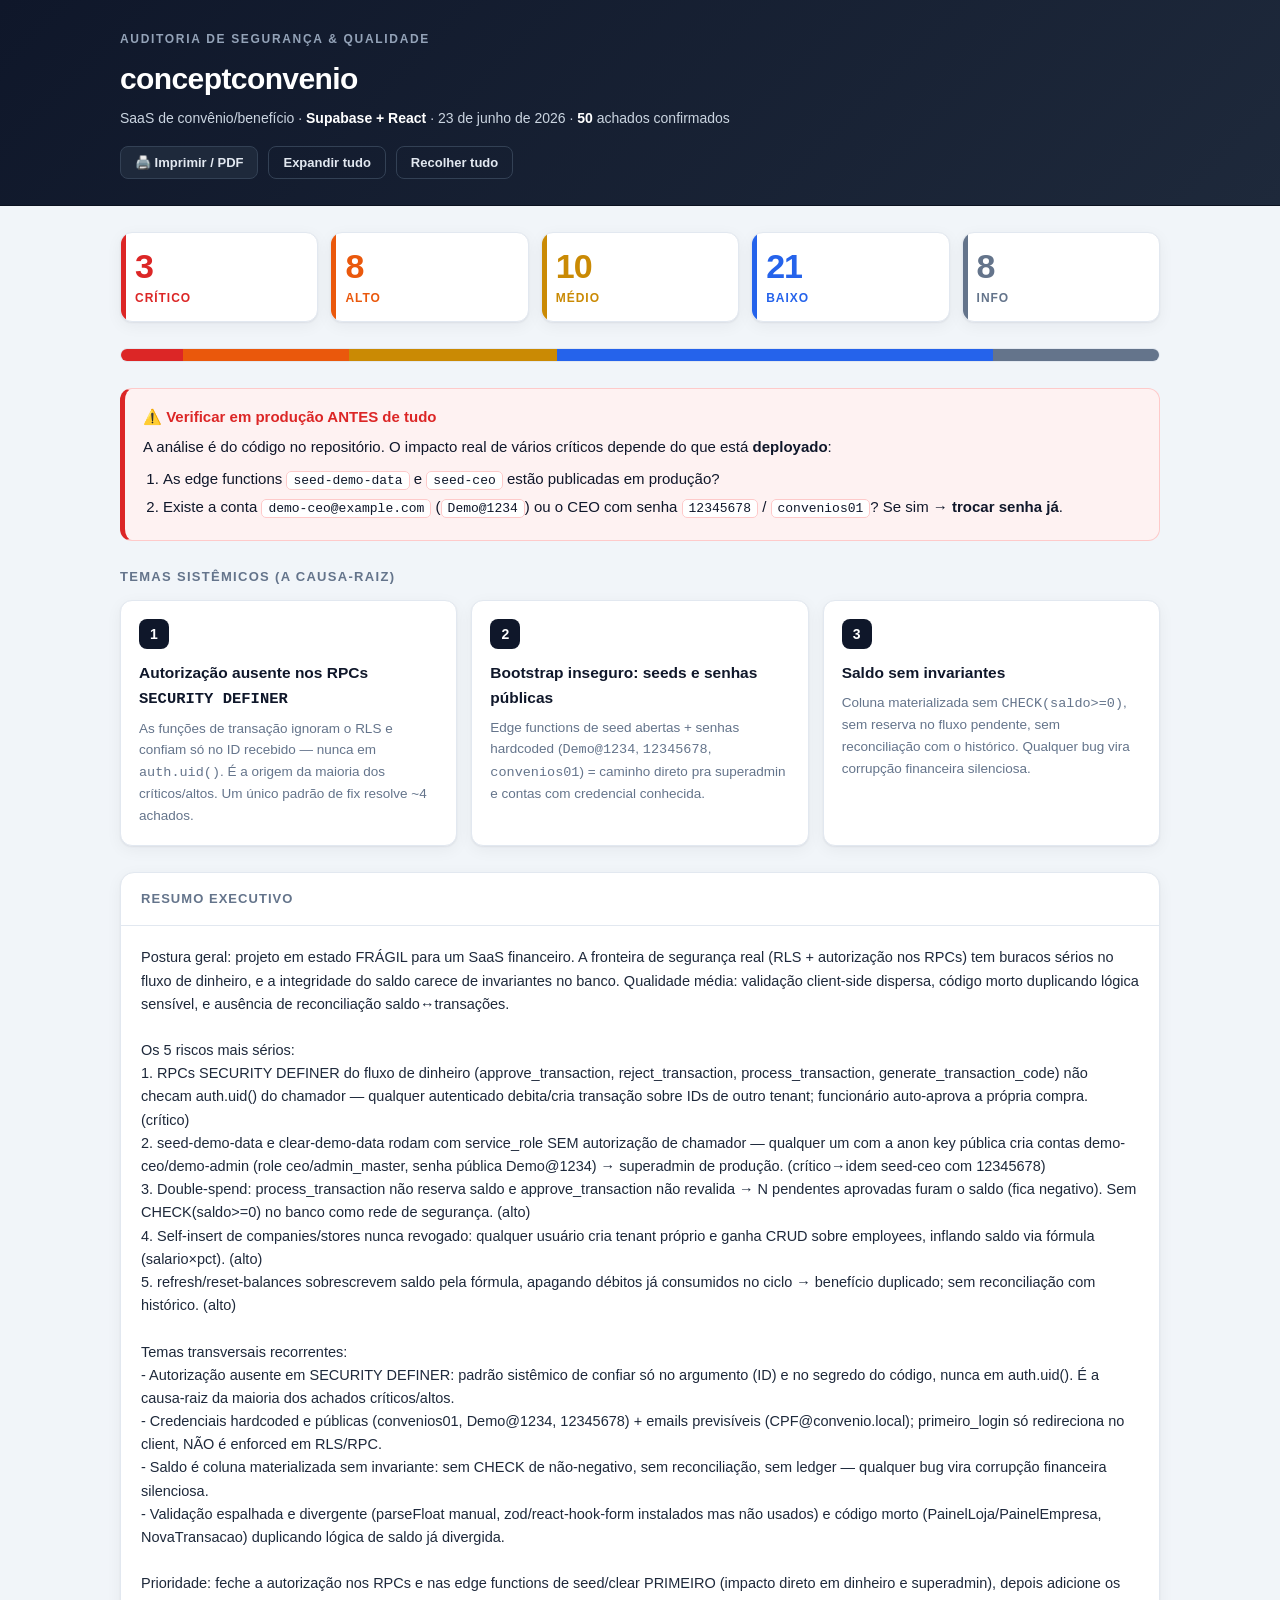
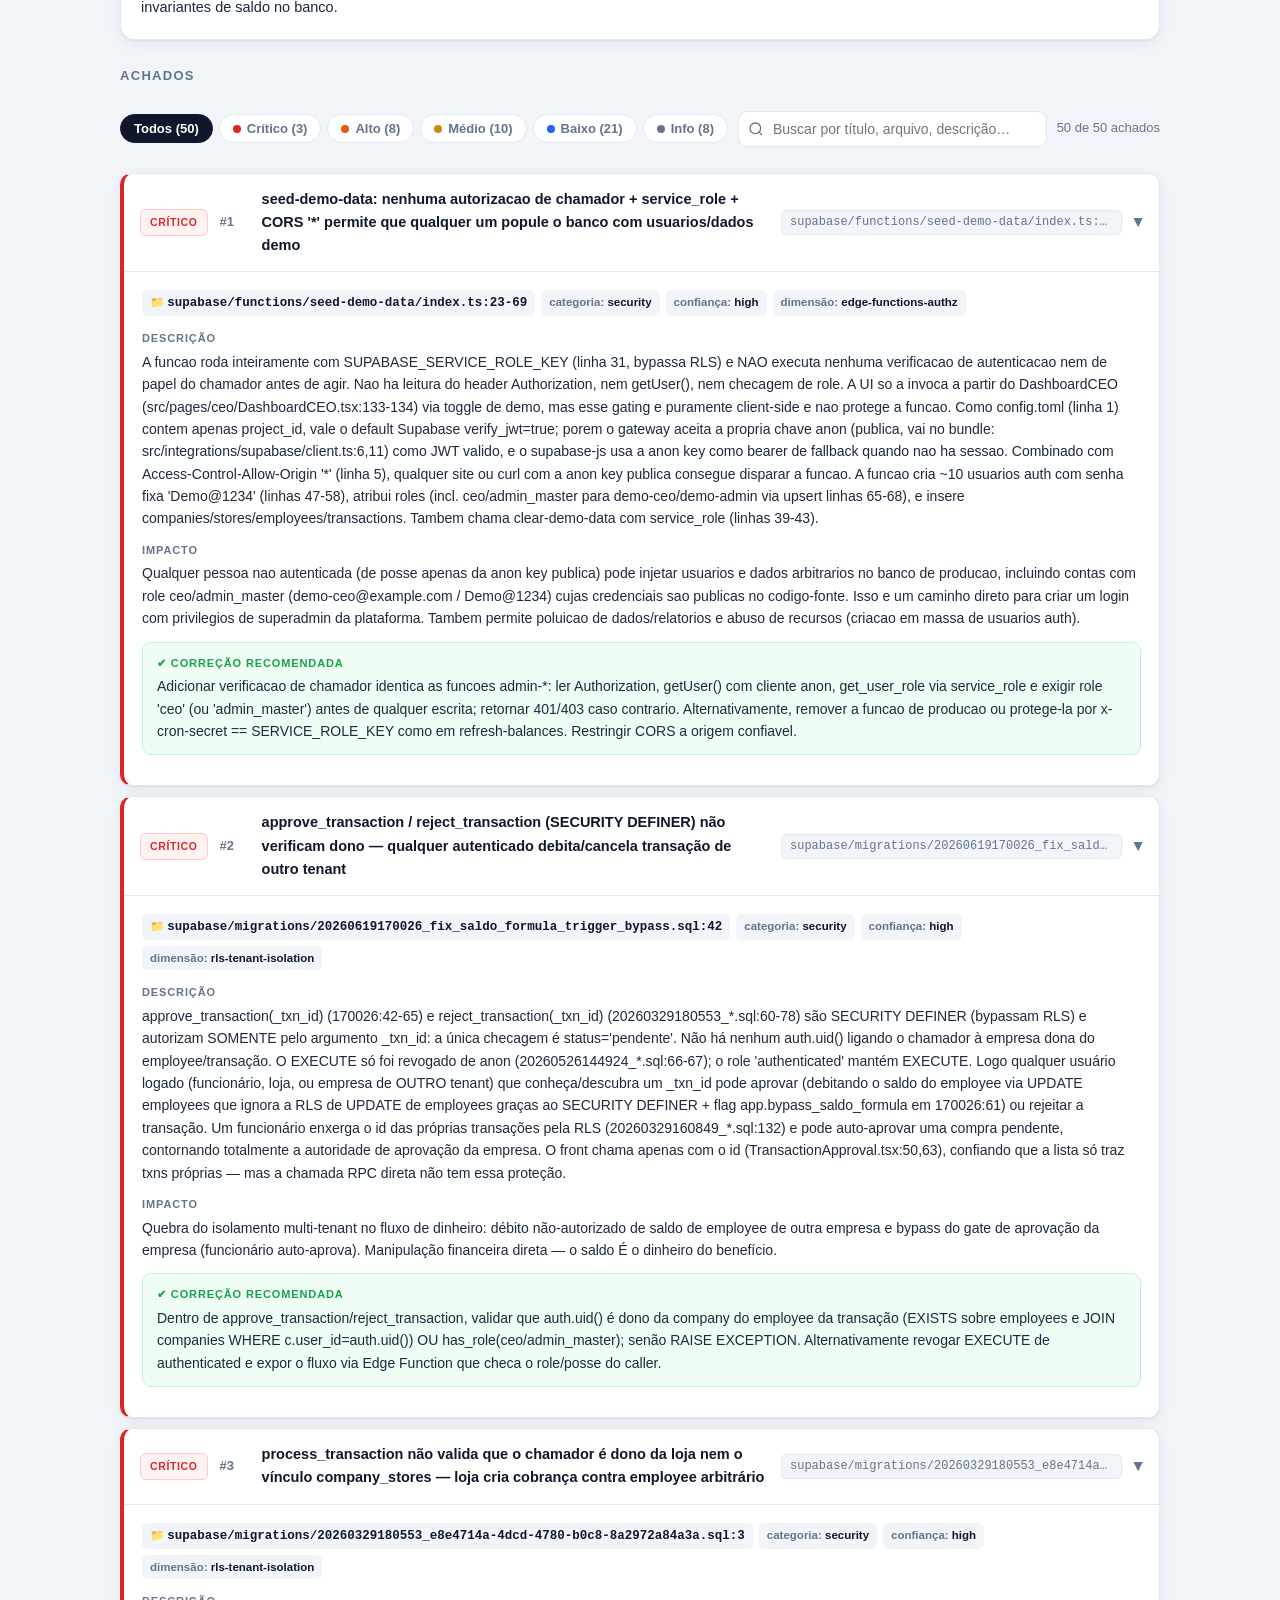
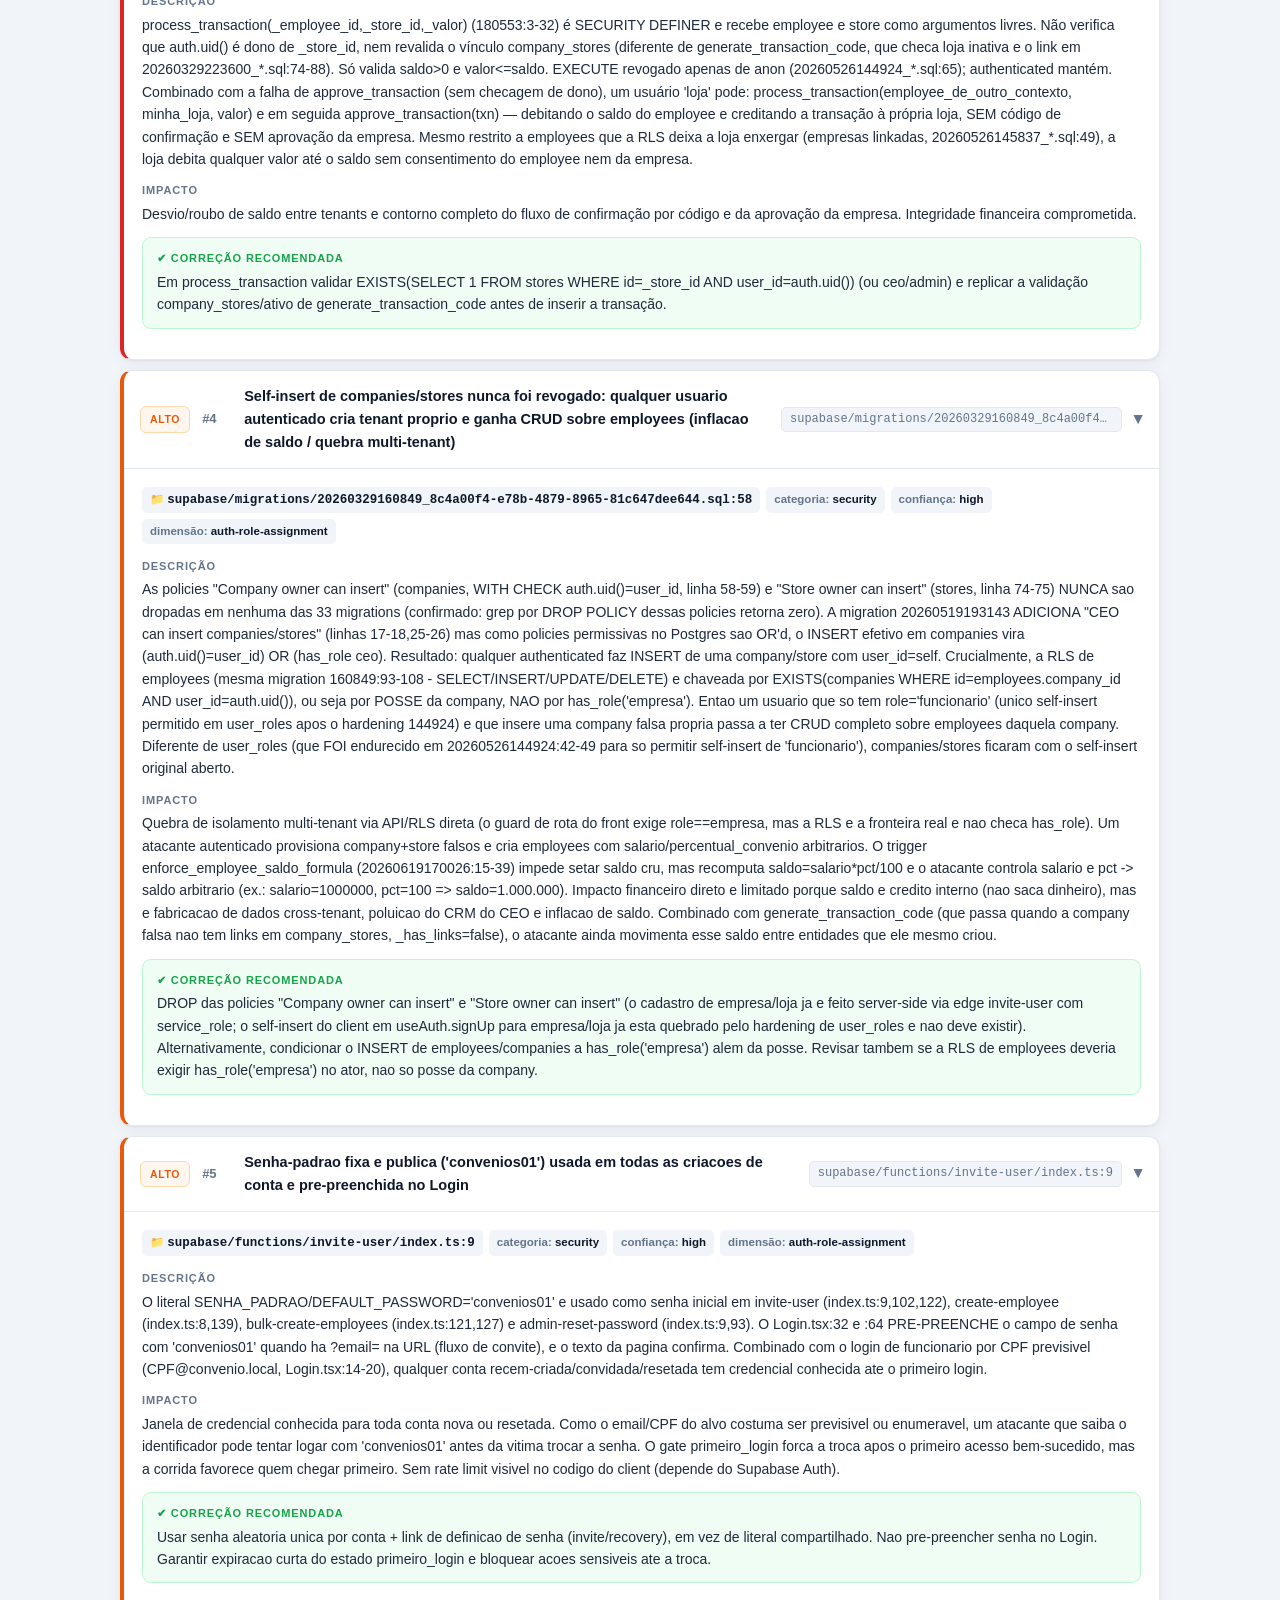
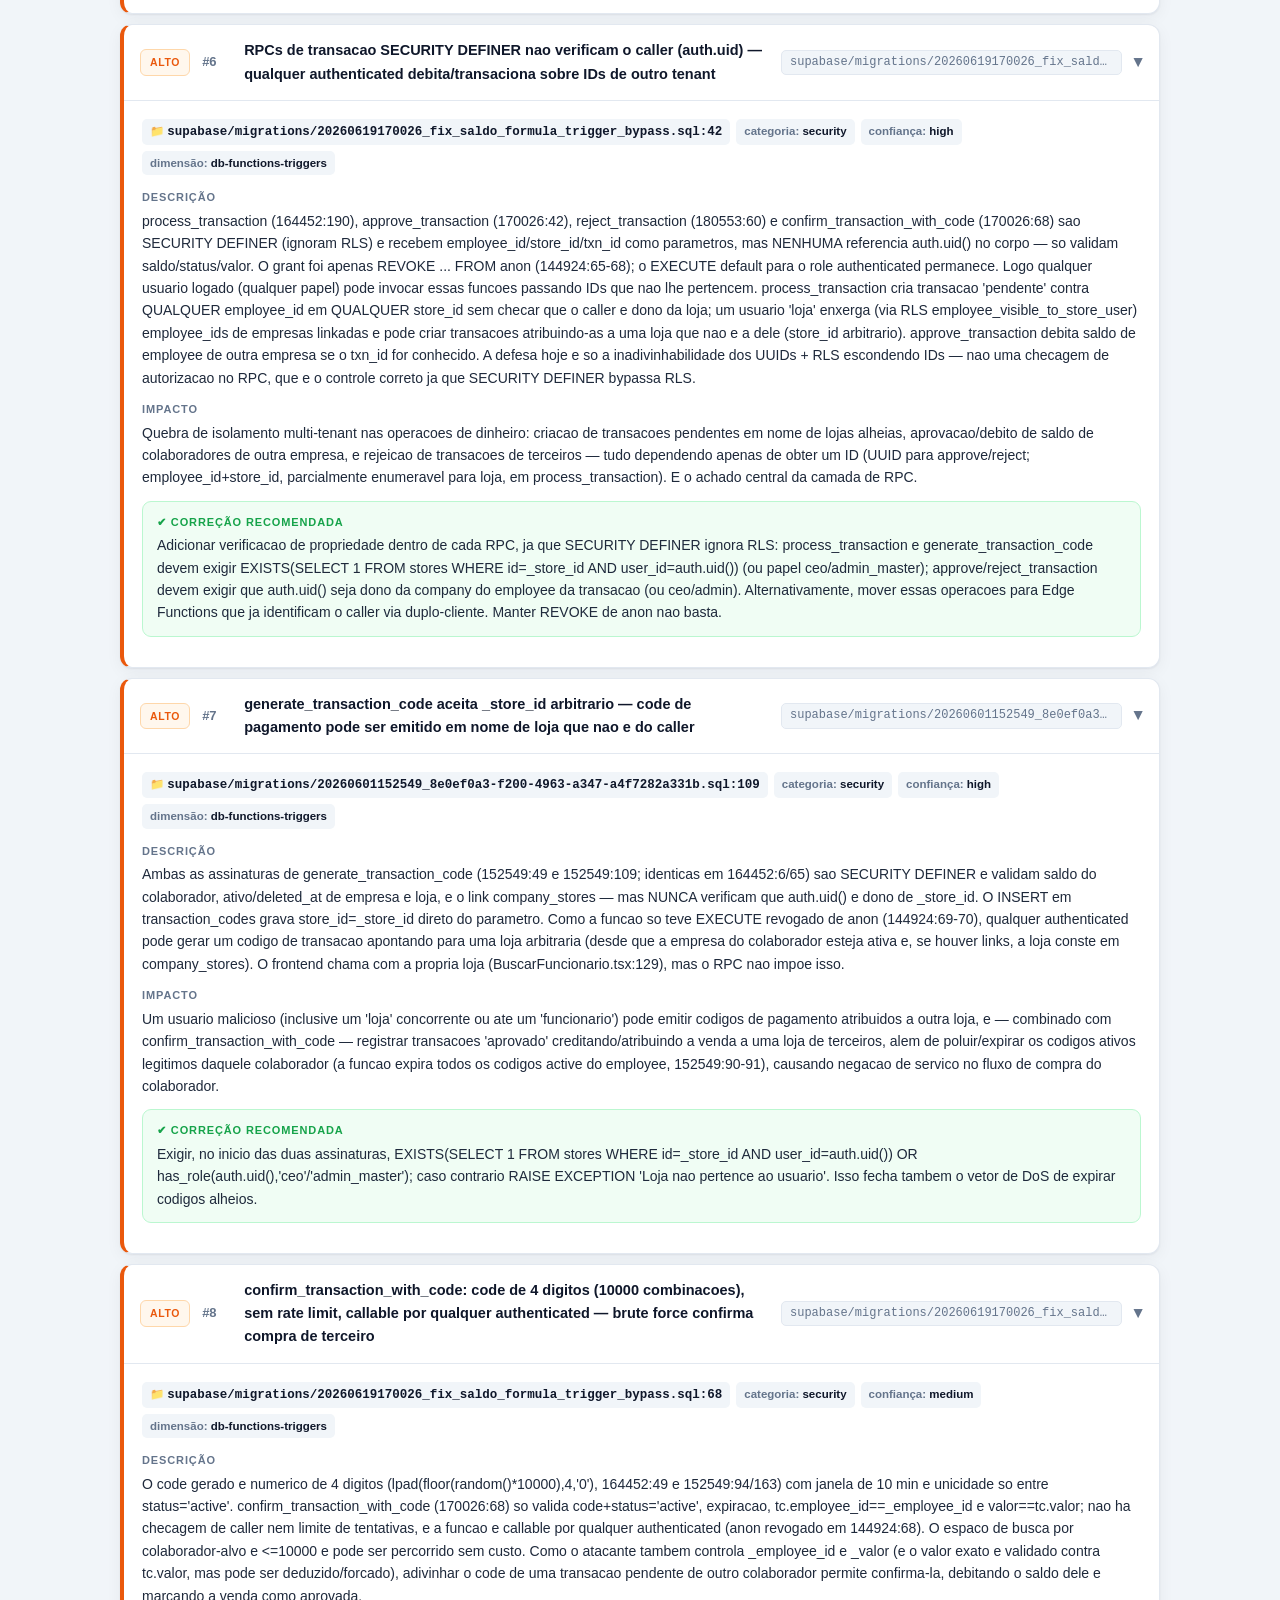
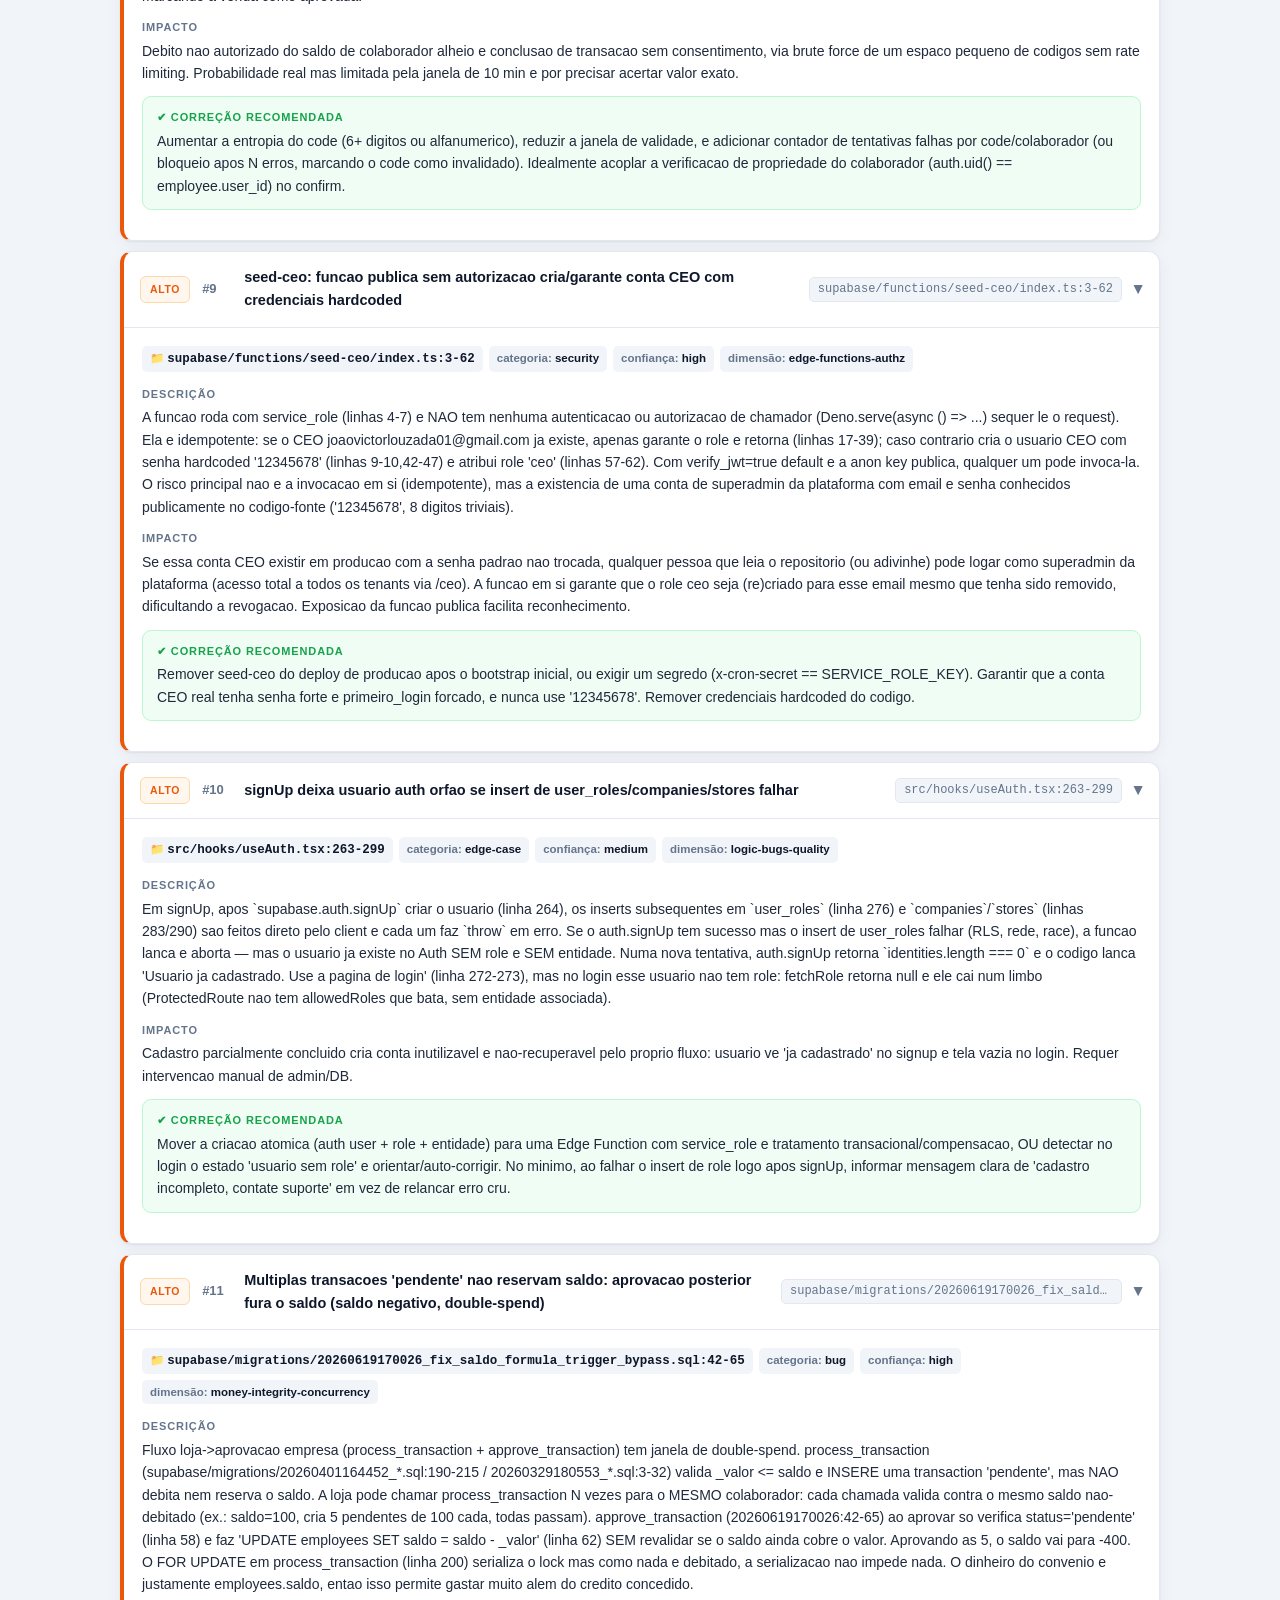
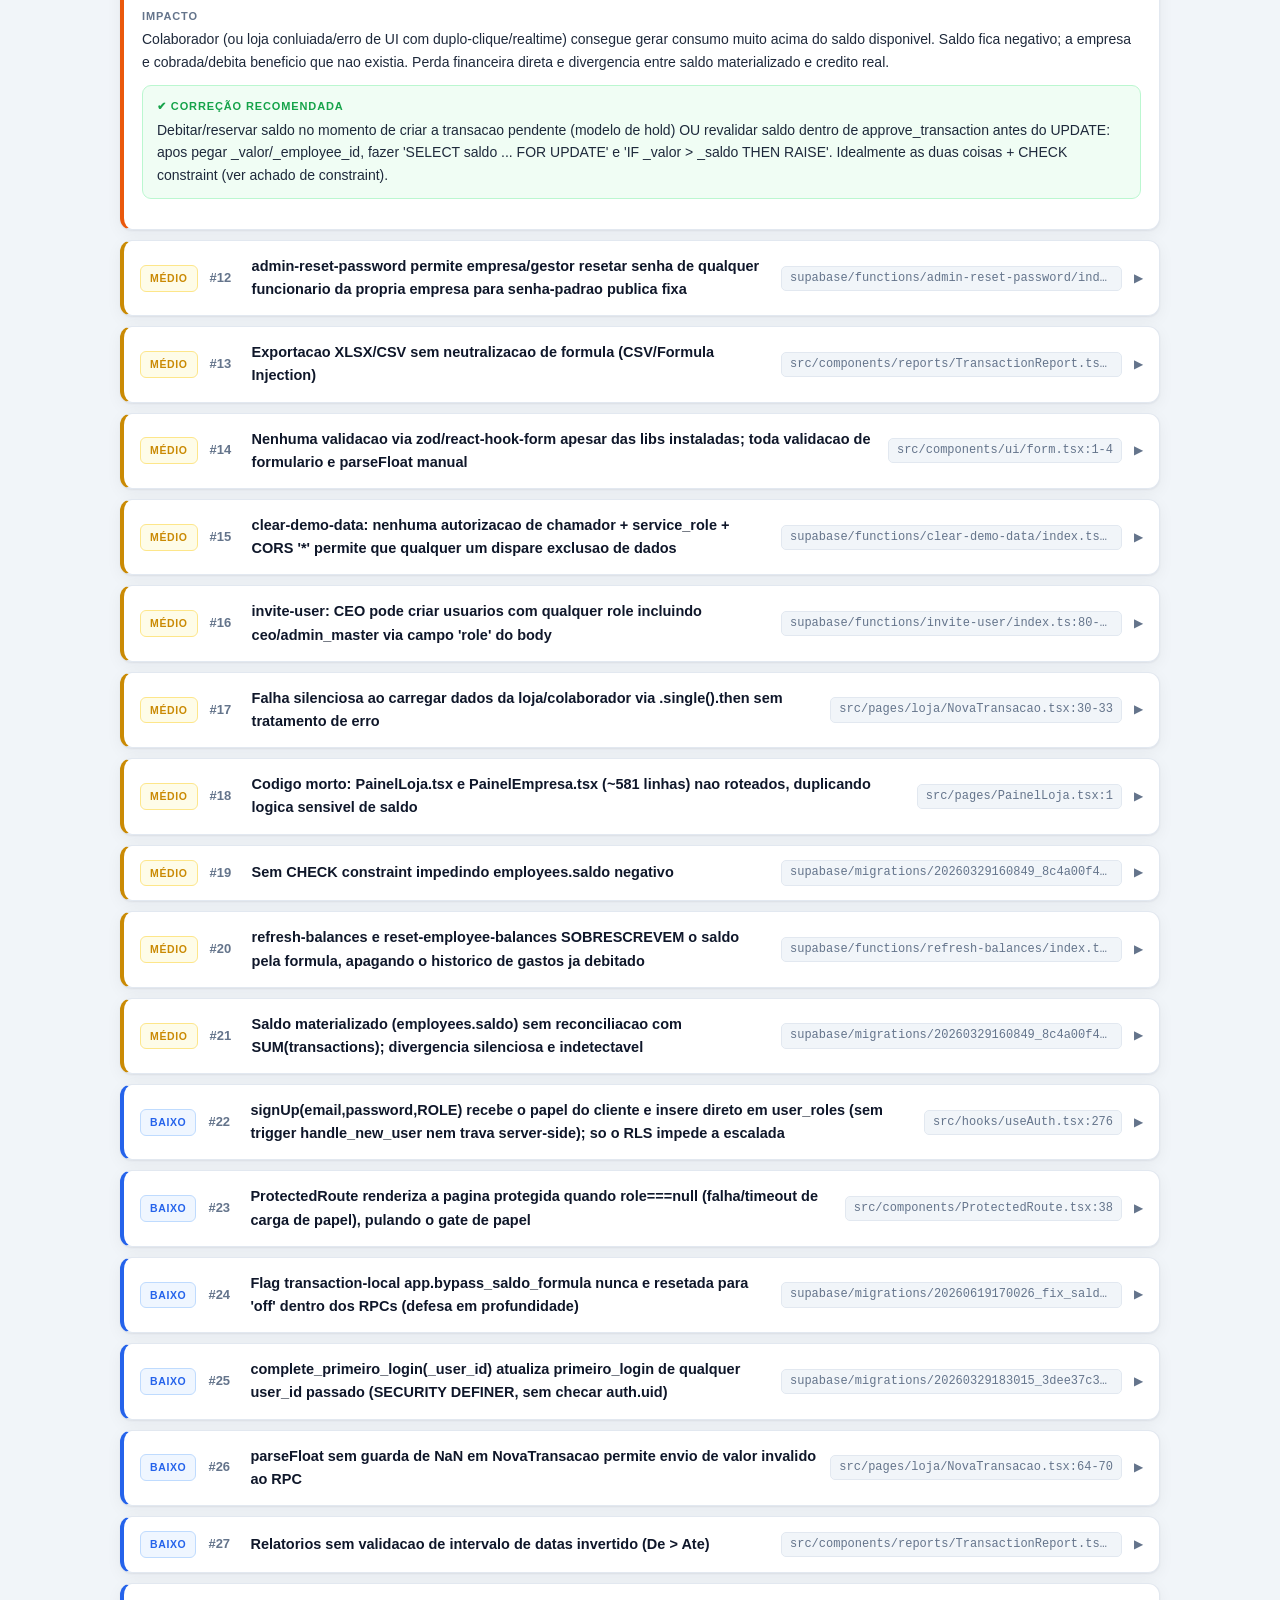
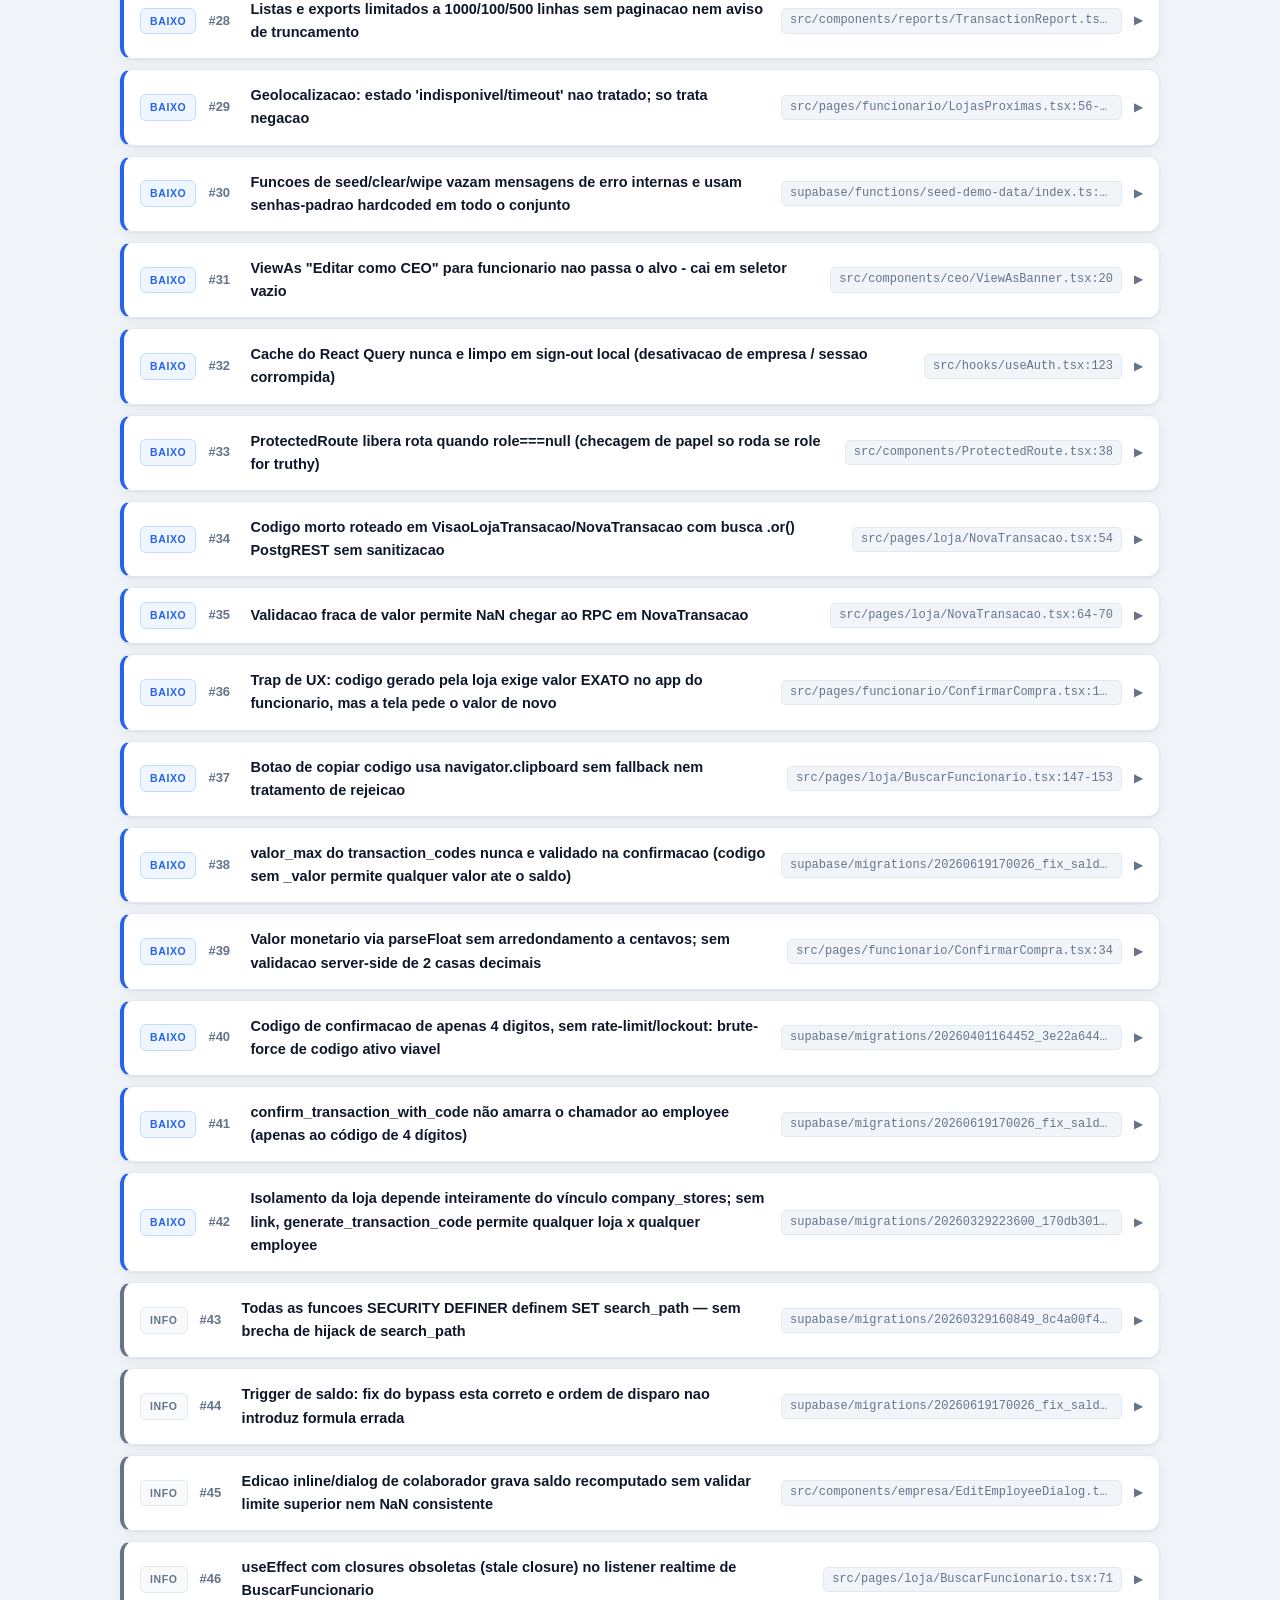
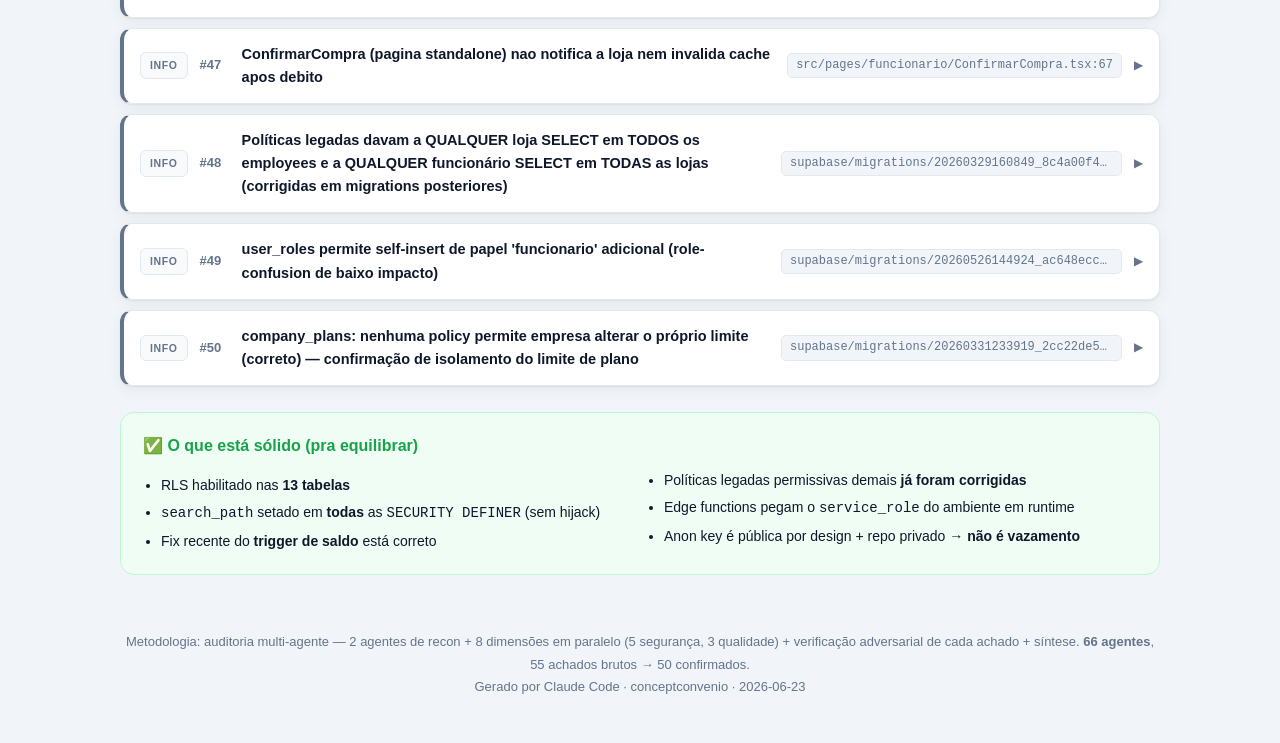
<file: auditorias/conceptconvenio/1.html>
<!doctype html>
<html lang="pt-BR">
<head>
<meta charset="utf-8">
<meta name="viewport" content="width=device-width, initial-scale=1">
<title>Auditoria de Segurança · conceptconvenio</title>
<style>
  :root{
    --bg:#f1f5f9; --panel:#ffffff; --ink:#0f172a; --muted:#64748b; --line:#e2e8f0;
    --crit:#dc2626; --crit-bg:#fef2f2; --crit-bd:#fecaca;
    --high:#ea580c; --high-bg:#fff7ed; --high-bd:#fed7aa;
    --med:#ca8a04;  --med-bg:#fefce8;  --med-bd:#fde68a;
    --low:#2563eb;  --low-bg:#eff6ff;  --low-bd:#bfdbfe;
    --info:#64748b; --info-bg:#f8fafc; --info-bd:#e2e8f0;
    --ok:#16a34a;
    --shadow:0 1px 2px rgba(15,23,42,.06),0 4px 16px rgba(15,23,42,.05);
  }
  *{box-sizing:border-box}
  html{scroll-behavior:smooth}
  body{margin:0;background:var(--bg);color:var(--ink);
    font:15px/1.6 -apple-system,BlinkMacSystemFont,"Segoe UI",Roboto,Helvetica,Arial,sans-serif;
    -webkit-font-smoothing:antialiased}
  code,.mono{font-family:ui-monospace,SFMono-Regular,Menlo,Consolas,monospace}
  .wrap{max-width:1080px;margin:0 auto;padding:0 20px}
  a{color:var(--low);text-decoration:none}

  /* header */
  header.top{background:linear-gradient(135deg,#0f172a,#1e293b);color:#fff;
    border-bottom:1px solid #0b1220}
  .top .wrap{padding:30px 20px 26px}
  .eyebrow{font-size:12px;letter-spacing:.14em;text-transform:uppercase;color:#94a3b8;font-weight:600}
  h1{margin:6px 0 4px;font-size:30px;font-weight:800;letter-spacing:-.02em}
  .sub{color:#cbd5e1;font-size:14px}
  .sub b{color:#fff}
  .top-actions{margin-top:16px;display:flex;gap:10px;flex-wrap:wrap}
  .btn{background:#1e293b;color:#e2e8f0;border:1px solid #334155;border-radius:8px;
    padding:8px 14px;font-size:13px;font-weight:600;cursor:pointer;transition:.15s}
  .btn:hover{background:#334155}
  .btn.ghost{background:transparent}

  /* stat cards */
  section{margin:26px 0}
  .grid-stats{display:grid;grid-template-columns:repeat(5,1fr);gap:12px}
  .stat{background:var(--panel);border:1px solid var(--line);border-radius:12px;padding:16px 14px;
    box-shadow:var(--shadow);cursor:pointer;transition:.15s;position:relative;overflow:hidden;text-align:left}
  .stat:hover{transform:translateY(-2px);box-shadow:0 6px 22px rgba(15,23,42,.10)}
  .stat .n{font-size:34px;font-weight:800;line-height:1;letter-spacing:-.03em}
  .stat .l{font-size:12px;font-weight:700;text-transform:uppercase;letter-spacing:.08em;margin-top:8px}
  .stat .bar{position:absolute;left:0;top:0;bottom:0;width:5px}
  .stat.active{outline:2px solid var(--ink);outline-offset:-2px}
  .s-critical .n,.s-critical .l{color:var(--crit)} .s-critical .bar{background:var(--crit)}
  .s-high .n,.s-high .l{color:var(--high)} .s-high .bar{background:var(--high)}
  .s-medium .n,.s-medium .l{color:var(--med)} .s-medium .bar{background:var(--med)}
  .s-low .n,.s-low .l{color:var(--low)} .s-low .bar{background:var(--low)}
  .s-info .n,.s-info .l{color:var(--info)} .s-info .bar{background:var(--info)}

  .distbar{display:flex;height:14px;border-radius:8px;overflow:hidden;margin-top:14px;border:1px solid var(--line)}
  .distbar i{display:block}
  .seg-critical{background:var(--crit)} .seg-high{background:var(--high)}
  .seg-medium{background:var(--med)} .seg-low{background:var(--low)} .seg-info{background:var(--info)}

  /* callout */
  .callout{background:var(--crit-bg);border:1px solid var(--crit-bd);border-left:5px solid var(--crit);
    border-radius:12px;padding:16px 18px}
  .callout h3{margin:0 0 6px;color:var(--crit);font-size:15px}
  .callout ol{margin:8px 0 0;padding-left:20px}
  .callout li{margin:4px 0}
  .callout code{background:#fff;border:1px solid var(--crit-bd);border-radius:5px;padding:1px 6px;font-size:13px}

  /* panel */
  .panel{background:var(--panel);border:1px solid var(--line);border-radius:14px;box-shadow:var(--shadow)}
  .panel .ph{padding:16px 20px;border-bottom:1px solid var(--line);font-weight:700;font-size:13px;
    text-transform:uppercase;letter-spacing:.08em;color:var(--muted)}
  .panel .pb{padding:20px}
  .summary{white-space:pre-wrap;font-size:14.5px;color:#1e293b}

  /* theme cards */
  .themes{display:grid;grid-template-columns:repeat(3,1fr);gap:14px}
  .theme{background:var(--panel);border:1px solid var(--line);border-radius:12px;padding:18px;box-shadow:var(--shadow)}
  .theme .tnum{width:30px;height:30px;border-radius:8px;display:flex;align-items:center;justify-content:center;
    font-weight:800;color:#fff;background:var(--ink);font-size:14px}
  .theme h4{margin:12px 0 6px;font-size:15.5px}
  .theme p{margin:0;color:var(--muted);font-size:13.5px}

  /* toolbar */
  .toolbar{display:flex;gap:10px;flex-wrap:wrap;align-items:center;margin-bottom:14px;
    position:sticky;top:0;z-index:5;background:var(--bg);padding:12px 0}
  .chips{display:flex;gap:6px;flex-wrap:wrap}
  .chip{border:1px solid var(--line);background:#fff;border-radius:20px;padding:6px 13px;font-size:13px;
    font-weight:600;cursor:pointer;color:var(--muted);transition:.12s;display:flex;align-items:center;gap:6px}
  .chip:hover{border-color:#cbd5e1}
  .chip.on{background:var(--ink);color:#fff;border-color:var(--ink)}
  .chip .dot{width:8px;height:8px;border-radius:50%}
  .chip.on .dot{display:none}
  .dot-critical{background:var(--crit)} .dot-high{background:var(--high)} .dot-medium{background:var(--med)}
  .dot-low{background:var(--low)} .dot-info{background:var(--info)} .dot-all{background:var(--ink)}
  .search{flex:1;min-width:200px;position:relative}
  .search input{width:100%;border:1px solid var(--line);border-radius:9px;padding:9px 12px 9px 34px;
    font-size:14px;background:#fff;color:var(--ink)}
  .search input:focus{outline:2px solid var(--low);outline-offset:-1px;border-color:var(--low)}
  .search svg{position:absolute;left:10px;top:50%;transform:translateY(-50%);color:var(--muted)}
  .count{font-size:13px;color:var(--muted);white-space:nowrap}

  /* findings */
  .finding{background:var(--panel);border:1px solid var(--line);border-radius:12px;margin-bottom:10px;
    overflow:hidden;box-shadow:var(--shadow);border-left:4px solid var(--info)}
  .finding.sev-critical{border-left-color:var(--crit)}
  .finding.sev-high{border-left-color:var(--high)}
  .finding.sev-medium{border-left-color:var(--med)}
  .finding.sev-low{border-left-color:var(--low)}
  .f-head{display:flex;align-items:center;gap:12px;padding:14px 16px;cursor:pointer;user-select:none}
  .f-head:hover{background:#fafbfc}
  .badge{font-size:10.5px;font-weight:800;text-transform:uppercase;letter-spacing:.06em;
    padding:4px 9px;border-radius:6px;white-space:nowrap;border:1px solid}
  .b-critical{color:var(--crit);background:var(--crit-bg);border-color:var(--crit-bd)}
  .b-high{color:var(--high);background:var(--high-bg);border-color:var(--high-bd)}
  .b-medium{color:var(--med);background:var(--med-bg);border-color:var(--med-bd)}
  .b-low{color:var(--low);background:var(--low-bg);border-color:var(--low-bd)}
  .b-info{color:var(--info);background:var(--info-bg);border-color:var(--info-bd)}
  .f-num{font-weight:800;color:var(--muted);font-size:13px;min-width:30px}
  .f-title{flex:1;font-weight:650;font-size:14.5px}
  .f-file{font-size:12px;color:var(--muted);background:#f1f5f9;border:1px solid var(--line);
    padding:2px 8px;border-radius:5px;white-space:nowrap;max-width:34%;overflow:hidden;text-overflow:ellipsis}
  .chev{color:var(--muted);transition:transform .18s;font-size:12px}
  .finding.open .chev{transform:rotate(90deg)}
  .f-body{display:none;padding:4px 18px 18px;border-top:1px solid var(--line)}
  .finding.open .f-body{display:block}
  .mchips{display:flex;gap:6px;flex-wrap:wrap;margin:14px 0}
  .mchip{font-size:11.5px;color:var(--muted);background:#f1f5f9;border-radius:5px;padding:3px 8px;font-weight:600}
  .mchip b{color:var(--ink)}
  .block{margin:12px 0}
  .block h5{margin:0 0 3px;font-size:11px;text-transform:uppercase;letter-spacing:.08em;color:var(--muted)}
  .block p{margin:0;font-size:14px;color:#1e293b}
  .block.fix{background:var(--ok);background:#f0fdf4;border:1px solid #bbf7d0;border-radius:9px;padding:12px 14px}
  .block.fix h5{color:var(--ok)}
  .f-file-full{font-size:12.5px}

  /* solid section */
  .solid{background:#f0fdf4;border:1px solid #bbf7d0;border-radius:14px;padding:20px 22px}
  .solid h3{margin:0 0 10px;color:var(--ok);font-size:16px}
  .solid ul{margin:0;padding-left:18px;columns:2;column-gap:30px}
  .solid li{margin:5px 0;font-size:14px;break-inside:avoid}

  footer{color:var(--muted);font-size:13px;text-align:center;padding:30px 0 50px;line-height:1.7}
  .sec-title{font-size:13px;font-weight:800;text-transform:uppercase;letter-spacing:.1em;color:var(--muted);margin:0 0 12px}

  @media(max-width:820px){
    .grid-stats{grid-template-columns:repeat(2,1fr)}
    .themes{grid-template-columns:1fr}
    .solid ul{columns:1}
    .f-file{display:none}
    h1{font-size:24px}
  }
  @media print{
    body{background:#fff}
    .toolbar,.top-actions{display:none}
    .finding .f-body{display:block!important}
    .stat:hover{transform:none}
    .finding{break-inside:avoid;box-shadow:none}
  }
</style>
</head>
<body>

<header class="top">
  <div class="wrap">
    <div class="eyebrow">Auditoria de Segurança &amp; Qualidade</div>
    <h1>conceptconvenio</h1>
    <div class="sub">SaaS de convênio/benefício · <b>Supabase + React</b> · 23 de junho de 2026 ·
      <b id="totalh"></b> achados confirmados</div>
    <div class="top-actions">
      <button class="btn" onclick="window.print()">🖨️ Imprimir / PDF</button>
      <button class="btn ghost" onclick="setAll(true)">Expandir tudo</button>
      <button class="btn ghost" onclick="setAll(false)">Recolher tudo</button>
    </div>
  </div>
</header>

<div class="wrap">

  <section class="grid-stats" id="stats"></section>
  <div class="distbar" id="dist"></div>

  <section class="callout">
    <h3>⚠️ Verificar em produção ANTES de tudo</h3>
    A análise é do código no repositório. O impacto real de vários críticos depende do que está <b>deployado</b>:
    <ol>
      <li>As edge functions <code>seed-demo-data</code> e <code>seed-ceo</code> estão publicadas em produção?</li>
      <li>Existe a conta <code>demo-ceo@example.com</code> (<code>Demo@1234</code>) ou o CEO com senha
        <code>12345678</code> / <code>convenios01</code>? Se sim → <b>trocar senha já</b>.</li>
    </ol>
  </section>

  <section>
    <div class="sec-title">Temas sistêmicos (a causa-raiz)</div>
    <div class="themes">
      <div class="theme">
        <div class="tnum">1</div>
        <h4>Autorização ausente nos RPCs <span class="mono">SECURITY DEFINER</span></h4>
        <p>As funções de transação ignoram o RLS e confiam só no ID recebido — nunca em <code>auth.uid()</code>.
        É a origem da maioria dos críticos/altos. Um único padrão de fix resolve ~4 achados.</p>
      </div>
      <div class="theme">
        <div class="tnum">2</div>
        <h4>Bootstrap inseguro: seeds e senhas públicas</h4>
        <p>Edge functions de seed abertas + senhas hardcoded (<code>Demo@1234</code>, <code>12345678</code>,
        <code>convenios01</code>) = caminho direto pra superadmin e contas com credencial conhecida.</p>
      </div>
      <div class="theme">
        <div class="tnum">3</div>
        <h4>Saldo sem invariantes</h4>
        <p>Coluna materializada sem <code>CHECK(saldo&gt;=0)</code>, sem reserva no fluxo pendente, sem
        reconciliação com o histórico. Qualquer bug vira corrupção financeira silenciosa.</p>
      </div>
    </div>
  </section>

  <section class="panel">
    <div class="ph">Resumo executivo</div>
    <div class="pb"><div class="summary" id="summary"></div></div>
  </section>

  <section>
    <div class="sec-title">Achados</div>
    <div class="toolbar">
      <div class="chips" id="chips"></div>
      <div class="search">
        <svg width="16" height="16" viewBox="0 0 24 24" fill="none" stroke="currentColor" stroke-width="2"><circle cx="11" cy="11" r="8"/><path d="m21 21-4.3-4.3"/></svg>
        <input id="q" placeholder="Buscar por título, arquivo, descrição…" autocomplete="off">
      </div>
      <span class="count" id="count"></span>
    </div>
    <div id="findings"></div>
  </section>

  <section class="solid">
    <h3>✅ O que está sólido (pra equilibrar)</h3>
    <ul>
      <li>RLS habilitado nas <b>13 tabelas</b></li>
      <li><code>search_path</code> setado em <b>todas</b> as <span class="mono">SECURITY DEFINER</span> (sem hijack)</li>
      <li>Fix recente do <b>trigger de saldo</b> está correto</li>
      <li>Políticas legadas permissivas demais <b>já foram corrigidas</b></li>
      <li>Edge functions pegam o <span class="mono">service_role</span> do ambiente em runtime</li>
      <li>Anon key é pública por design + repo privado → <b>não é vazamento</b></li>
    </ul>
  </section>

  <footer>
    Metodologia: auditoria multi-agente — 2 agentes de recon + 8 dimensões em paralelo (5 segurança, 3 qualidade)
    + verificação adversarial de cada achado + síntese. <b>66 agentes</b>, <span id="rawn"></span> achados brutos →
    <span id="totalf"></span> confirmados.<br>
    Gerado por Claude Code · conceptconvenio · 2026-06-23
  </footer>

</div>

<script>
const DATA = {"findings": [{"sev": "critical", "title": "seed-demo-data: nenhuma autorizacao de chamador + service_role + CORS '*' permite que qualquer um popule o banco com usuarios/dados demo", "file": "supabase/functions/seed-demo-data/index.ts:23-69", "category": "security", "confidence": "high", "dimension": "edge-functions-authz", "description": "A funcao roda inteiramente com SUPABASE_SERVICE_ROLE_KEY (linha 31, bypassa RLS) e NAO executa nenhuma verificacao de autenticacao nem de papel do chamador antes de agir. Nao ha leitura do header Authorization, nem getUser(), nem checagem de role. A UI so a invoca a partir do DashboardCEO (src/pages/ceo/DashboardCEO.tsx:133-134) via toggle de demo, mas esse gating e puramente client-side e nao protege a funcao. Como config.toml (linha 1) contem apenas project_id, vale o default Supabase verify_jwt=true; porem o gateway aceita a propria chave anon (publica, vai no bundle: src/integrations/supabase/client.ts:6,11) como JWT valido, e o supabase-js usa a anon key como bearer de fallback quando nao ha sessao. Combinado com Access-Control-Allow-Origin '*' (linha 5), qualquer site ou curl com a anon key publica consegue disparar a funcao. A funcao cria ~10 usuarios auth com senha fixa 'Demo@1234' (linhas 47-58), atribui roles (incl. ceo/admin_master para demo-ceo/demo-admin via upsert linhas 65-68), e insere companies/stores/employees/transactions. Tambem chama clear-demo-data com service_role (linhas 39-43).", "impact": "Qualquer pessoa nao autenticada (de posse apenas da anon key publica) pode injetar usuarios e dados arbitrarios no banco de producao, incluindo contas com role ceo/admin_master (demo-ceo@example.com / Demo@1234) cujas credenciais sao publicas no codigo-fonte. Isso e um caminho direto para criar um login com privilegios de superadmin da plataforma. Tambem permite poluicao de dados/relatorios e abuso de recursos (criacao em massa de usuarios auth).", "recommendation": "Adicionar verificacao de chamador identica as funcoes admin-*: ler Authorization, getUser() com cliente anon, get_user_role via service_role e exigir role 'ceo' (ou 'admin_master') antes de qualquer escrita; retornar 401/403 caso contrario. Alternativamente, remover a funcao de producao ou protege-la por x-cron-secret == SERVICE_ROLE_KEY como em refresh-balances. Restringir CORS a origem confiavel."}, {"sev": "critical", "title": "approve_transaction / reject_transaction (SECURITY DEFINER) não verificam dono — qualquer autenticado debita/cancela transação de outro tenant", "file": "supabase/migrations/20260619170026_fix_saldo_formula_trigger_bypass.sql:42", "category": "security", "confidence": "high", "dimension": "rls-tenant-isolation", "description": "approve_transaction(_txn_id) (170026:42-65) e reject_transaction(_txn_id) (20260329180553_*.sql:60-78) são SECURITY DEFINER (bypassam RLS) e autorizam SOMENTE pelo argumento _txn_id: a única checagem é status='pendente'. Não há nenhum auth.uid() ligando o chamador à empresa dona do employee/transação. O EXECUTE só foi revogado de anon (20260526144924_*.sql:66-67); o role 'authenticated' mantém EXECUTE. Logo qualquer usuário logado (funcionário, loja, ou empresa de OUTRO tenant) que conheça/descubra um _txn_id pode aprovar (debitando o saldo do employee via UPDATE employees que ignora a RLS de UPDATE de employees graças ao SECURITY DEFINER + flag app.bypass_saldo_formula em 170026:61) ou rejeitar a transação. Um funcionário enxerga o id das próprias transações pela RLS (20260329160849_*.sql:132) e pode auto-aprovar uma compra pendente, contornando totalmente a autoridade de aprovação da empresa. O front chama apenas com o id (TransactionApproval.tsx:50,63), confiando que a lista só traz txns próprias — mas a chamada RPC direta não tem essa proteção.", "impact": "Quebra do isolamento multi-tenant no fluxo de dinheiro: débito não-autorizado de saldo de employee de outra empresa e bypass do gate de aprovação da empresa (funcionário auto-aprova). Manipulação financeira direta — o saldo É o dinheiro do benefício.", "recommendation": "Dentro de approve_transaction/reject_transaction, validar que auth.uid() é dono da company do employee da transação (EXISTS sobre employees e JOIN companies WHERE c.user_id=auth.uid()) OU has_role(ceo/admin_master); senão RAISE EXCEPTION. Alternativamente revogar EXECUTE de authenticated e expor o fluxo via Edge Function que checa o role/posse do caller."}, {"sev": "critical", "title": "process_transaction não valida que o chamador é dono da loja nem o vínculo company_stores — loja cria cobrança contra employee arbitrário", "file": "supabase/migrations/20260329180553_e8e4714a-4dcd-4780-b0c8-8a2972a84a3a.sql:3", "category": "security", "confidence": "high", "dimension": "rls-tenant-isolation", "description": "process_transaction(_employee_id,_store_id,_valor) (180553:3-32) é SECURITY DEFINER e recebe employee e store como argumentos livres. Não verifica que auth.uid() é dono de _store_id, nem revalida o vínculo company_stores (diferente de generate_transaction_code, que checa loja inativa e o link em 20260329223600_*.sql:74-88). Só valida saldo>0 e valor<=saldo. EXECUTE revogado apenas de anon (20260526144924_*.sql:65); authenticated mantém. Combinado com a falha de approve_transaction (sem checagem de dono), um usuário 'loja' pode: process_transaction(employee_de_outro_contexto, minha_loja, valor) e em seguida approve_transaction(txn) — debitando o saldo do employee e creditando a transação à própria loja, SEM código de confirmação e SEM aprovação da empresa. Mesmo restrito a employees que a RLS deixa a loja enxergar (empresas linkadas, 20260526145837_*.sql:49), a loja debita qualquer valor até o saldo sem consentimento do employee nem da empresa.", "impact": "Desvio/roubo de saldo entre tenants e contorno completo do fluxo de confirmação por código e da aprovação da empresa. Integridade financeira comprometida.", "recommendation": "Em process_transaction validar EXISTS(SELECT 1 FROM stores WHERE id=_store_id AND user_id=auth.uid()) (ou ceo/admin) e replicar a validação company_stores/ativo de generate_transaction_code antes de inserir a transação."}, {"sev": "high", "title": "Self-insert de companies/stores nunca foi revogado: qualquer usuario autenticado cria tenant proprio e ganha CRUD sobre employees (inflacao de saldo / quebra multi-tenant)", "file": "supabase/migrations/20260329160849_8c4a00f4-e78b-4879-8965-81c647dee644.sql:58", "category": "security", "confidence": "high", "dimension": "auth-role-assignment", "description": "As policies \"Company owner can insert\" (companies, WITH CHECK auth.uid()=user_id, linha 58-59) e \"Store owner can insert\" (stores, linha 74-75) NUNCA sao dropadas em nenhuma das 33 migrations (confirmado: grep por DROP POLICY dessas policies retorna zero). A migration 20260519193143 ADICIONA \"CEO can insert companies/stores\" (linhas 17-18,25-26) mas como policies permissivas no Postgres sao OR'd, o INSERT efetivo em companies vira (auth.uid()=user_id) OR (has_role ceo). Resultado: qualquer authenticated faz INSERT de uma company/store com user_id=self. Crucialmente, a RLS de employees (mesma migration 160849:93-108 - SELECT/INSERT/UPDATE/DELETE) e chaveada por EXISTS(companies WHERE id=employees.company_id AND user_id=auth.uid()), ou seja por POSSE da company, NAO por has_role('empresa'). Entao um usuario que so tem role='funcionario' (unico self-insert permitido em user_roles apos o hardening 144924) e que insere uma company falsa propria passa a ter CRUD completo sobre employees daquela company. Diferente de user_roles (que FOI endurecido em 20260526144924:42-49 para so permitir self-insert de 'funcionario'), companies/stores ficaram com o self-insert original aberto.", "impact": "Quebra de isolamento multi-tenant via API/RLS direta (o guard de rota do front exige role==empresa, mas a RLS e a fronteira real e nao checa has_role). Um atacante autenticado provisiona company+store falsos e cria employees com salario/percentual_convenio arbitrarios. O trigger enforce_employee_saldo_formula (20260619170026:15-39) impede setar saldo cru, mas recomputa saldo=salario*pct/100 e o atacante controla salario e pct -> saldo arbitrario (ex.: salario=1000000, pct=100 => saldo=1.000.000). Impacto financeiro direto e limitado porque saldo e credito interno (nao saca dinheiro), mas e fabricacao de dados cross-tenant, poluicao do CRM do CEO e inflacao de saldo. Combinado com generate_transaction_code (que passa quando a company falsa nao tem links em company_stores, _has_links=false), o atacante ainda movimenta esse saldo entre entidades que ele mesmo criou.", "recommendation": "DROP das policies \"Company owner can insert\" e \"Store owner can insert\" (o cadastro de empresa/loja ja e feito server-side via edge invite-user com service_role; o self-insert do client em useAuth.signUp para empresa/loja ja esta quebrado pelo hardening de user_roles e nao deve existir). Alternativamente, condicionar o INSERT de employees/companies a has_role('empresa') alem da posse. Revisar tambem se a RLS de employees deveria exigir has_role('empresa') no ator, nao so posse da company."}, {"sev": "high", "title": "Senha-padrao fixa e publica ('convenios01') usada em todas as criacoes de conta e pre-preenchida no Login", "file": "supabase/functions/invite-user/index.ts:9", "category": "security", "confidence": "high", "dimension": "auth-role-assignment", "description": "O literal SENHA_PADRAO/DEFAULT_PASSWORD='convenios01' e usado como senha inicial em invite-user (index.ts:9,102,122), create-employee (index.ts:8,139), bulk-create-employees (index.ts:121,127) e admin-reset-password (index.ts:9,93). O Login.tsx:32 e :64 PRE-PREENCHE o campo de senha com 'convenios01' quando ha ?email= na URL (fluxo de convite), e o texto da pagina confirma. Combinado com o login de funcionario por CPF previsivel (CPF@convenio.local, Login.tsx:14-20), qualquer conta recem-criada/convidada/resetada tem credencial conhecida ate o primeiro login.", "impact": "Janela de credencial conhecida para toda conta nova ou resetada. Como o email/CPF do alvo costuma ser previsivel ou enumeravel, um atacante que saiba o identificador pode tentar logar com 'convenios01' antes da vitima trocar a senha. O gate primeiro_login forca a troca apos o primeiro acesso bem-sucedido, mas a corrida favorece quem chegar primeiro. Sem rate limit visivel no codigo do client (depende do Supabase Auth).", "recommendation": "Usar senha aleatoria unica por conta + link de definicao de senha (invite/recovery), em vez de literal compartilhado. Nao pre-preencher senha no Login. Garantir expiracao curta do estado primeiro_login e bloquear acoes sensiveis ate a troca."}, {"sev": "high", "title": "RPCs de transacao SECURITY DEFINER nao verificam o caller (auth.uid) — qualquer authenticated debita/transaciona sobre IDs de outro tenant", "file": "supabase/migrations/20260619170026_fix_saldo_formula_trigger_bypass.sql:42", "category": "security", "confidence": "high", "dimension": "db-functions-triggers", "description": "process_transaction (164452:190), approve_transaction (170026:42), reject_transaction (180553:60) e confirm_transaction_with_code (170026:68) sao SECURITY DEFINER (ignoram RLS) e recebem employee_id/store_id/txn_id como parametros, mas NENHUMA referencia auth.uid() no corpo — so validam saldo/status/valor. O grant foi apenas REVOKE ... FROM anon (144924:65-68); o EXECUTE default para o role authenticated permanece. Logo qualquer usuario logado (qualquer papel) pode invocar essas funcoes passando IDs que nao lhe pertencem. process_transaction cria transacao 'pendente' contra QUALQUER employee_id em QUALQUER store_id sem checar que o caller e dono da loja; um usuario 'loja' enxerga (via RLS employee_visible_to_store_user) employee_ids de empresas linkadas e pode criar transacoes atribuindo-as a uma loja que nao e a dele (store_id arbitrario). approve_transaction debita saldo de employee de outra empresa se o txn_id for conhecido. A defesa hoje e so a inadivinhabilidade dos UUIDs + RLS escondendo IDs — nao uma checagem de autorizacao no RPC, que e o controle correto ja que SECURITY DEFINER bypassa RLS.", "impact": "Quebra de isolamento multi-tenant nas operacoes de dinheiro: criacao de transacoes pendentes em nome de lojas alheias, aprovacao/debito de saldo de colaboradores de outra empresa, e rejeicao de transacoes de terceiros — tudo dependendo apenas de obter um ID (UUID para approve/reject; employee_id+store_id, parcialmente enumeravel para loja, em process_transaction). E o achado central da camada de RPC.", "recommendation": "Adicionar verificacao de propriedade dentro de cada RPC, ja que SECURITY DEFINER ignora RLS: process_transaction e generate_transaction_code devem exigir EXISTS(SELECT 1 FROM stores WHERE id=_store_id AND user_id=auth.uid()) (ou papel ceo/admin_master); approve/reject_transaction devem exigir que auth.uid() seja dono da company do employee da transacao (ou ceo/admin). Alternativamente, mover essas operacoes para Edge Functions que ja identificam o caller via duplo-cliente. Manter REVOKE de anon nao basta."}, {"sev": "high", "title": "generate_transaction_code aceita _store_id arbitrario — code de pagamento pode ser emitido em nome de loja que nao e do caller", "file": "supabase/migrations/20260601152549_8e0ef0a3-f200-4963-a347-a4f7282a331b.sql:109", "category": "security", "confidence": "high", "dimension": "db-functions-triggers", "description": "Ambas as assinaturas de generate_transaction_code (152549:49 e 152549:109; identicas em 164452:6/65) sao SECURITY DEFINER e validam saldo do colaborador, ativo/deleted_at de empresa e loja, e o link company_stores — mas NUNCA verificam que auth.uid() e dono de _store_id. O INSERT em transaction_codes grava store_id=_store_id direto do parametro. Como a funcao so teve EXECUTE revogado de anon (144924:69-70), qualquer authenticated pode gerar um codigo de transacao apontando para uma loja arbitraria (desde que a empresa do colaborador esteja ativa e, se houver links, a loja conste em company_stores). O frontend chama com a propria loja (BuscarFuncionario.tsx:129), mas o RPC nao impoe isso.", "impact": "Um usuario malicioso (inclusive um 'loja' concorrente ou ate um 'funcionario') pode emitir codigos de pagamento atribuidos a outra loja, e — combinado com confirm_transaction_with_code — registrar transacoes 'aprovado' creditando/atribuindo a venda a uma loja de terceiros, alem de poluir/expirar os codigos ativos legitimos daquele colaborador (a funcao expira todos os codigos active do employee, 152549:90-91), causando negacao de servico no fluxo de compra do colaborador.", "recommendation": "Exigir, no inicio das duas assinaturas, EXISTS(SELECT 1 FROM stores WHERE id=_store_id AND user_id=auth.uid()) OR has_role(auth.uid(),'ceo'/'admin_master'); caso contrario RAISE EXCEPTION 'Loja nao pertence ao usuario'. Isso fecha tambem o vetor de DoS de expirar codigos alheios."}, {"sev": "high", "title": "confirm_transaction_with_code: code de 4 digitos (10000 combinacoes), sem rate limit, callable por qualquer authenticated — brute force confirma compra de terceiro", "file": "supabase/migrations/20260619170026_fix_saldo_formula_trigger_bypass.sql:68", "category": "security", "confidence": "medium", "dimension": "db-functions-triggers", "description": "O code gerado e numerico de 4 digitos (lpad(floor(random()*10000),4,'0'), 164452:49 e 152549:94/163) com janela de 10 min e unicidade so entre status='active'. confirm_transaction_with_code (170026:68) so valida code+status='active', expiracao, tc.employee_id==_employee_id e valor==tc.valor; nao ha checagem de caller nem limite de tentativas, e a funcao e callable por qualquer authenticated (anon revogado em 144924:68). O espaco de busca por colaborador-alvo e <=10000 e pode ser percorrido sem custo. Como o atacante tambem controla _employee_id e _valor (e o valor exato e validado contra tc.valor, mas pode ser deduzido/forcado), adivinhar o code de uma transacao pendente de outro colaborador permite confirma-la, debitando o saldo dele e marcando a venda como aprovada.", "impact": "Debito nao autorizado do saldo de colaborador alheio e conclusao de transacao sem consentimento, via brute force de um espaco pequeno de codigos sem rate limiting. Probabilidade real mas limitada pela janela de 10 min e por precisar acertar valor exato.", "recommendation": "Aumentar a entropia do code (6+ digitos ou alfanumerico), reduzir a janela de validade, e adicionar contador de tentativas falhas por code/colaborador (ou bloqueio apos N erros, marcando o code como invalidado). Idealmente acoplar a verificacao de propriedade do colaborador (auth.uid() == employee.user_id) no confirm."}, {"sev": "high", "title": "seed-ceo: funcao publica sem autorizacao cria/garante conta CEO com credenciais hardcoded", "file": "supabase/functions/seed-ceo/index.ts:3-62", "category": "security", "confidence": "high", "dimension": "edge-functions-authz", "description": "A funcao roda com service_role (linhas 4-7) e NAO tem nenhuma autenticacao ou autorizacao de chamador (Deno.serve(async () => ...) sequer le o request). Ela e idempotente: se o CEO joaovictorlouzada01@gmail.com ja existe, apenas garante o role e retorna (linhas 17-39); caso contrario cria o usuario CEO com senha hardcoded '12345678' (linhas 9-10,42-47) e atribui role 'ceo' (linhas 57-62). Com verify_jwt=true default e a anon key publica, qualquer um pode invoca-la. O risco principal nao e a invocacao em si (idempotente), mas a existencia de uma conta de superadmin da plataforma com email e senha conhecidos publicamente no codigo-fonte ('12345678', 8 digitos triviais).", "impact": "Se essa conta CEO existir em producao com a senha padrao nao trocada, qualquer pessoa que leia o repositorio (ou adivinhe) pode logar como superadmin da plataforma (acesso total a todos os tenants via /ceo). A funcao em si garante que o role ceo seja (re)criado para esse email mesmo que tenha sido removido, dificultando a revogacao. Exposicao da funcao publica facilita reconhecimento.", "recommendation": "Remover seed-ceo do deploy de producao apos o bootstrap inicial, ou exigir um segredo (x-cron-secret == SERVICE_ROLE_KEY). Garantir que a conta CEO real tenha senha forte e primeiro_login forcado, e nunca use '12345678'. Remover credenciais hardcoded do codigo."}, {"sev": "high", "title": "signUp deixa usuario auth orfao se insert de user_roles/companies/stores falhar", "file": "src/hooks/useAuth.tsx:263-299", "category": "edge-case", "confidence": "medium", "dimension": "logic-bugs-quality", "description": "Em signUp, apos `supabase.auth.signUp` criar o usuario (linha 264), os inserts subsequentes em `user_roles` (linha 276) e `companies`/`stores` (linhas 283/290) sao feitos direto pelo client e cada um faz `throw` em erro. Se o auth.signUp tem sucesso mas o insert de user_roles falhar (RLS, rede, race), a funcao lanca e aborta — mas o usuario ja existe no Auth SEM role e SEM entidade. Numa nova tentativa, auth.signUp retorna `identities.length === 0` e o codigo lanca 'Usuario ja cadastrado. Use a pagina de login' (linha 272-273), mas no login esse usuario nao tem role: fetchRole retorna null e ele cai num limbo (ProtectedRoute nao tem allowedRoles que bata, sem entidade associada).", "impact": "Cadastro parcialmente concluido cria conta inutilizavel e nao-recuperavel pelo proprio fluxo: usuario ve 'ja cadastrado' no signup e tela vazia no login. Requer intervencao manual de admin/DB.", "recommendation": "Mover a criacao atomica (auth user + role + entidade) para uma Edge Function com service_role e tratamento transacional/compensacao, OU detectar no login o estado 'usuario sem role' e orientar/auto-corrigir. No minimo, ao falhar o insert de role logo apos signUp, informar mensagem clara de 'cadastro incompleto, contate suporte' em vez de relancar erro cru."}, {"sev": "high", "title": "Multiplas transacoes 'pendente' nao reservam saldo: aprovacao posterior fura o saldo (saldo negativo, double-spend)", "file": "supabase/migrations/20260619170026_fix_saldo_formula_trigger_bypass.sql:42-65", "category": "bug", "confidence": "high", "dimension": "money-integrity-concurrency", "description": "Fluxo loja->aprovacao empresa (process_transaction + approve_transaction) tem janela de double-spend. process_transaction (supabase/migrations/20260401164452_*.sql:190-215 / 20260329180553_*.sql:3-32) valida _valor <= saldo e INSERE uma transaction 'pendente', mas NAO debita nem reserva o saldo. A loja pode chamar process_transaction N vezes para o MESMO colaborador: cada chamada valida contra o mesmo saldo nao-debitado (ex.: saldo=100, cria 5 pendentes de 100 cada, todas passam). approve_transaction (20260619170026:42-65) ao aprovar so verifica status='pendente' (linha 58) e faz 'UPDATE employees SET saldo = saldo - _valor' (linha 62) SEM revalidar se o saldo ainda cobre o valor. Aprovando as 5, o saldo vai para -400. O FOR UPDATE em process_transaction (linha 200) serializa o lock mas como nada e debitado, a serializacao nao impede nada. O dinheiro do convenio e justamente employees.saldo, entao isso permite gastar muito alem do credito concedido.", "impact": "Colaborador (ou loja conluiada/erro de UI com duplo-clique/realtime) consegue gerar consumo muito acima do saldo disponivel. Saldo fica negativo; a empresa e cobrada/debita beneficio que nao existia. Perda financeira direta e divergencia entre saldo materializado e credito real.", "recommendation": "Debitar/reservar saldo no momento de criar a transacao pendente (modelo de hold) OU revalidar saldo dentro de approve_transaction antes do UPDATE: apos pegar _valor/_employee_id, fazer 'SELECT saldo ... FOR UPDATE' e 'IF _valor > _saldo THEN RAISE'. Idealmente as duas coisas + CHECK constraint (ver achado de constraint)."}, {"sev": "medium", "title": "admin-reset-password permite empresa/gestor resetar senha de qualquer funcionario da propria empresa para senha-padrao publica fixa", "file": "supabase/functions/admin-reset-password/index.ts:57", "category": "security", "confidence": "high", "dimension": "auth-role-assignment", "description": "A funcao autoriza o reset se o caller for ceo/admin_master OU se for empresa/gestor dono de uma company que contem o funcionario-alvo (linhas 54-77: busca companies.user_id=caller, depois employees.user_id=target AND company_id=callerCompany.id). Ao resetar, define a senha para SENHA_PADRAO='convenios01' (linha 9,93) e forca primeiro_login=true (linha 97). A senha-padrao e um valor fixo hardcoded e publicamente conhecido (aparece em invite-user, create-employee, bulk-create-employees e e ate pre-preenchida no formulario de Login.tsx:32,64).", "impact": "Uma empresa/gestor pode redefinir a senha de qualquer colaborador seu para um valor conhecido ('convenios01'). Entre o reset e o primeiro login do colaborador, existe janela em que a conta do funcionario tem senha publica conhecida - permite ao gestor (ou a quem souber o CPF/email do funcionario, ja que o login do funcionario e CPF@convenio.local previsivel - Login.tsx:14-20) logar como o colaborador e potencialmente confirmar transacoes/ver dados. E account-takeover do proprio funcionario por um ator que normalmente nao deveria conhecer a senha dele. O primeiro_login=true mitiga (forca troca), mas nao impede login imediato com a senha conhecida antes da troca.", "recommendation": "Gerar senha aleatoria por reset (nao um literal fixo compartilhado) e entregar via canal fora de banda, ou usar fluxo de magic-link/recovery do Supabase em vez de senha-padrao. Se empresa/gestor precisa resetar funcionario, registrar e idealmente exigir que o proprio funcionario complete via link unico. Remover o pre-preenchimento de 'convenios01' em Login.tsx."}, {"sev": "medium", "title": "Exportacao XLSX/CSV sem neutralizacao de formula (CSV/Formula Injection)", "file": "src/components/reports/TransactionReport.tsx:112-133", "category": "security", "confidence": "high", "dimension": "edge-cases-validation", "description": "As 4 rotinas de exportacao geram celulas xlsx/csv com campos de texto controlados por usuario (nome do colaborador, nome da loja, nome da empresa, codigo) sem prefixar/escapar caracteres de formula. Em TransactionReport.tsx:113-121 grava-se `Colaborador: r.employee_name` e `Loja: r.store_name` direto via `XLSX.utils.json_to_sheet`; mesmo padrao em EmployeeSpendingReport.tsx:201-208 (`Colaborador: g.employee_name`), HistoricoFuncionario.tsx:63-69 (`Loja`) e ImportEmployeesDialog.tsx:153-155 (`Nome`). O nome do colaborador chega ao banco apenas como `nome.trim()` (supabase/functions/create-employee/index.ts:173) e `emp.nome` (bulk-create-employees/index.ts:157), sem remover `=`,`+`,`-`,`@`. O export CSV usa `XLSX.writeFile(..., { bookType: 'csv' })` (TransactionReport.tsx:131), que escreve o valor cru.", "impact": "Um colaborador (ou empresa, ao cadastrar colaborador) define `nome` como `=HYPERLINK(\"http://evil\",\"clique\")`, `=cmd|'/c calc'!A1` ou `@SUM(...)`. Quando o CEO ou a empresa exporta o relatorio e abre o .csv/.xlsx no Excel/LibreOffice, a formula executa no contexto da maquina da vitima (exfiltracao de celulas, DDE/abertura de processo, phishing via HYPERLINK). E um vetor de ataque inter-tenant: dados de um tenant comprometem a maquina do operador de outro papel.", "recommendation": "Antes de montar as linhas de export, neutralizar qualquer string que comece com `=`,`+`,`-`,`@`,TAB ou CR prefixando com aspa simples (`'`) ou espaco. Criar um helper unico (ex.: `sanitizeCell(v)`) e aplica-lo em employee_name/store_name/company_name/transaction_code/cpf nas 4 funcoes `exportData`/`downloadErrorReport`. Idealmente reforcar tambem no cadastro (create-employee/bulk-create-employees) rejeitando nomes iniciados por esses caracteres."}, {"sev": "medium", "title": "Nenhuma validacao via zod/react-hook-form apesar das libs instaladas; toda validacao de formulario e parseFloat manual", "file": "src/components/ui/form.tsx:1-4", "category": "quality", "confidence": "high", "dimension": "edge-cases-validation", "description": "`zod@^3.25.76` e `react-hook-form@^7.61.1` constam no package.json (linhas 59 e 69), porem o unico arquivo que importa react-hook-form e o boilerplate `src/components/ui/form.tsx`, que NAO tem nenhum consumidor (grep por `@/components/ui/form` retorna zero). Nenhum `from \"zod\"` existe em src/. Todos os formularios (Cadastro.tsx, AddEmployeeDialog.tsx, EditEmployeeDialog.tsx, NovaTransacao.tsx, ConfirmarCompra.tsx, BuscarFuncionario.tsx, ConvidarEmpresa.tsx) validam manualmente com `parseFloat`/checagens ad-hoc, com regras divergentes entre telas.", "impact": "Validacao inconsistente e fragil: cada tela reimplementa limites (ex.: percentual 0-100 so e checado em algumas), mensagens de erro diferem, e ha caminhos sem guarda de NaN. Sem schema central, e facil introduzir regressao. Nao e exploravel por si so (o RPC/DB e a autoridade), mas e divida de qualidade que amplifica os outros achados de edge-case.", "recommendation": "Adotar zod + react-hook-form (ja presentes) ao menos nos formularios de dinheiro/cadastro, com schemas compartilhados para salario, percentual (0-100), valor (>0, <= saldo) e CPF (reaproveitando isValidCPF). Ou, se nao for adotar, remover as dependencias nao usadas para evitar falsa sensacao de cobertura."}, {"sev": "medium", "title": "clear-demo-data: nenhuma autorizacao de chamador + service_role + CORS '*' permite que qualquer um dispare exclusao de dados", "file": "supabase/functions/clear-demo-data/index.ts:10-83", "category": "security", "confidence": "high", "dimension": "edge-functions-authz", "description": "Identico ao padrao de seed-demo-data: roda com service_role (linha 18, bypassa RLS) e NAO valida autenticacao nem papel do chamador. Nenhum header Authorization e lido. A UI so invoca via DashboardCEO (src/pages/ceo/DashboardCEO.tsx:133), mas isso e gating client-side. Com verify_jwt=true default (config.toml:1) e a anon key publica servindo de bearer, mais CORS '*' (linha 5), a funcao e efetivamente publica. Ela apaga transaction_codes, transactions, employees, company_plans, stores, companies e ate usuarios auth (admin.auth.admin.deleteUser, linhas 81-83) e user_roles. O blast radius e limitado por filtros hardcoded: companies por DEMO_CNPJS (linha 8) e users por padrao 'demo-*@example.com' (linhas 62-64).", "impact": "Qualquer chamador nao autenticado (com a anon key publica) pode disparar a exclusao em massa dos registros demo, incluindo usuarios auth correspondentes. Embora o escopo seja restrito aos CNPJs/emails demo hardcoded (nao apaga tenants reais a menos que coincidam com esses valores), continua sendo uma operacao destrutiva exposta sem qualquer controle de acesso, abusavel via CSRF a partir de qualquer origem.", "recommendation": "Exigir autorizacao de chamador (role ceo/admin_master) antes de qualquer DELETE, ou proteger por x-cron-secret. Restringir CORS. Mesmo com escopo demo, operacoes destrutivas nunca devem ser invocaveis sem autenticacao+autorizacao server-side."}, {"sev": "medium", "title": "invite-user: CEO pode criar usuarios com qualquer role incluindo ceo/admin_master via campo 'role' do body", "file": "supabase/functions/invite-user/index.ts:80-160", "category": "security", "confidence": "high", "dimension": "edge-functions-authz", "description": "A funcao autoriza corretamente o chamador como ceo/admin_master (linhas 70-76) antes de agir. Porem o campo role e lido do body (linha 80) e validado apenas contra um allow-list amplo que inclui 'ceo' e 'admin_master' (linhas 89-95). Assim, um CEO pode criar/promover qualquer usuario a CEO ou admin_master fornecendo role='ceo' no body, com senha padrao fixa 'convenios01' (linha 9,102). Nao ha protecao adicional (ex.: exigir que apenas admin_master crie outro admin_master, ou bloquear criacao de novos ceo). E uma escalada lateral dentro do circulo de confianca de administradores, nao um bypass por usuario comum (o gate de role esta correto).", "impact": "Qualquer conta ceo/admin_master comprometida ou mal-intencionada pode cunhar novas contas de superadmin da plataforma (incl. com a senha padrao previsivel convenios01), expandindo persistencia. Nao explota por papeis baixos, mas amplia o impacto de um comprometimento de uma unica conta admin e cria contas privilegiadas com credencial padrao conhecida.", "recommendation": "Restringir os roles atribuiveis via invite-user (ex.: remover 'ceo'/'admin_master' do allow-list ou exigir confirmacao/role superior para cria-los). Nao usar senha padrao fixa/conhecida para contas privilegiadas; gerar senha aleatoria e forcar troca."}, {"sev": "medium", "title": "Falha silenciosa ao carregar dados da loja/colaborador via .single().then sem tratamento de erro", "file": "src/pages/loja/NovaTransacao.tsx:30-33", "category": "bug", "confidence": "high", "dimension": "logic-bugs-quality", "description": "Varios fetches usam o padrao `supabase.from(...).single().then(({ data }) => setStore(data))` descartando completamente o objeto `error`. Em NovaTransacao.tsx:30 e :32 (loja), ConfirmarCompra.tsx:23 (funcionario), DashboardFuncionario.tsx via .single(), e HistoricoFuncionario.tsx:25. O `.single()` do PostgREST lanca erro (PGRST116) quando retorna 0 linhas ou mais de 1. Se o usuario 'loja' ainda nao tem registro em `stores`, ou ha falha de rede/RLS, `data` vem null e nenhum feedback e dado: a tela fica presa em 'Carregando dados da loja...' (BuscarFuncionario.tsx:160-162) ou simplesmente nao renderiza o formulario, sem mensagem de erro nem retry. O usuario nao sabe se esta carregando ou se quebrou.", "impact": "Loja/funcionario com registro ausente ou intermitencia de rede ve tela em branco/spinner infinito sem explicacao nem acao de recuperacao. Suporte recebe 'nao carrega' sem diagnostico.", "recommendation": "Capturar o `error` no destructuring e exibir um ErrorCard/toast com retry (como ja e feito em RelatoriosLoja.tsx:17-22, que trata error e seta errorStore). Trocar `.single()` por `.maybeSingle()` onde 0 linhas e estado valido (loja recem-criada), evitando que o caso esperado vire exceção."}, {"sev": "medium", "title": "Codigo morto: PainelLoja.tsx e PainelEmpresa.tsx (~581 linhas) nao roteados, duplicando logica sensivel de saldo", "file": "src/pages/PainelLoja.tsx:1", "category": "quality", "confidence": "high", "dimension": "logic-bugs-quality", "description": "PainelLoja.tsx (292 linhas) e PainelEmpresa.tsx (289 linhas) nao sao importados em App.tsx nem em nenhum outro arquivo (verificado por grep de imports). As rotas reais usam BuscarFuncionario.tsx (/loja) e DashboardEmpresa.tsx+FuncionariosEmpresa.tsx (/empresa). Ambos os arquivos legados contem copias da logica critica de edicao inline de salario/percentual que recalcula e grava `saldo` direto no client (PainelEmpresa.tsx:95,100 espelhando FuncionariosEmpresa.tsx:92,97). PainelEmpresa.tsx:90 ainda tem a versao ANTIGA do tratamento de CPF (`editValue.trim()` sem `.replace(/\\D/g,'')`), divergindo de FuncionariosEmpresa.tsx:87 que normaliza digitos — prova de que os dois arquivos ja divergiram.", "impact": "Manutencao perigosa: correcoes de regra de negocio (ex.: o fix recente de bypass de saldo) aplicadas nas telas reais nao chegam nos paineis legados; um futuro dev pode reativar/copiar a versao errada. Bundle e superficie de auditoria inflados sem valor.", "recommendation": "Remover src/pages/PainelLoja.tsx e src/pages/PainelEmpresa.tsx. Se houver receio, confirmar via build/tree-shaking que nenhum lazy import os referencia (ja confirmado por grep) e deletar."}, {"sev": "medium", "title": "Sem CHECK constraint impedindo employees.saldo negativo", "file": "supabase/migrations/20260329160849_8c4a00f4-e78b-4879-8965-81c647dee644.sql:88", "category": "bug", "confidence": "high", "dimension": "money-integrity-concurrency", "description": "A coluna employees.saldo e NUMERIC(12,2) NOT NULL DEFAULT 0, mas NAO ha nenhuma CHECK constraint (ex.: CHECK (saldo >= 0)) em nenhuma das 33 migrations (grep por CHECK/constraint em saldo retornou vazio). A unica protecao contra saldo negativo e a validacao '_valor > _saldo' DENTRO de cada RPC. Qualquer caminho que escape dessa validacao (approve_transaction nao revalida — ver achado de double-spend; refresh/reset rodam com service_role; UPDATE direto da empresa via RLS recalcula pela formula mas nao impede negativos se a formula desse negativo) leva saldo abaixo de zero sem barreira do banco. Sendo a ultima linha de defesa de integridade financeira, a ausencia e relevante.", "impact": "O banco aceita saldo negativo silenciosamente. Combinado com o double-spend de pendentes, nao ha rede de seguranca no nivel de dados; bugs de aplicacao viram perda financeira direta sem falha visivel.", "recommendation": "Adicionar 'ALTER TABLE employees ADD CONSTRAINT saldo_nao_negativo CHECK (saldo >= 0);'. Isso faz o UPDATE de debito estourar (e abortar a transacao) em vez de gravar saldo negativo, fechando o double-spend mesmo que a validacao de aplicacao falhe."}, {"sev": "medium", "title": "refresh-balances e reset-employee-balances SOBRESCREVEM o saldo pela formula, apagando o historico de gastos ja debitado", "file": "supabase/functions/refresh-balances/index.ts:81-96", "category": "bug", "confidence": "high", "dimension": "money-integrity-concurrency", "description": "refresh-balances faz, para TODOS os colaboradores, 'newSaldo = (salario * percentual_convenio) / 100' e 'UPDATE employees SET saldo = newSaldo' (index.ts:90-94). reset-employee-balances faz o mesmo para uma lista (reset-employee-balances/index.ts:126-132). Ambos rodam com service_role, entao o trigger enforce_employee_saldo_formula os deixa passar (auth.uid() IS NULL). O saldo e uma coluna MATERIALIZADA cujo valor corrente = credito_inicial - somatorio_de_compras_aprovadas. Recalcular pela formula RESETA o saldo para o credito cheio, descartando todos os debitos de transactions ja aprovadas no periodo. Nao ha reconciliacao com a soma de transactions: o saldo materializado e a unica fonte da verdade do dinheiro disponivel, e essas funcoes o reescrevem sem subtrair o que ja foi gasto.", "impact": "Apos um refresh (CEO ou cron automatico) ou um 'Reaver saldo' (empresa/gestor), colaboradores que ja consumiram parte do beneficio voltam a ter o saldo cheio, podendo gastar de novo o que ja gastaram no mesmo ciclo. Divergencia direta entre saldo e historico de transactions = perda financeira / beneficio duplicado. refresh-balances automatico (cron) propaga isso silenciosamente para toda a base.", "recommendation": "Se 'refresh' significa renovar o credito do ciclo, deve ser 'saldo = formula - SUM(transactions aprovadas do ciclo atual)', nao 'saldo = formula'. Definir explicitamente a semantica de ciclo (mensal?) e marcar/zerar transactions consumidas ao virar o ciclo. Restringir reset-employee-balances a um caso de correcao manual auditado, com confirmacao do impacto (hoje empresa/gestor pode disparar — index.ts:50)."}, {"sev": "medium", "title": "Saldo materializado (employees.saldo) sem reconciliacao com SUM(transactions); divergencia silenciosa e indetectavel", "file": "supabase/migrations/20260329160849_8c4a00f4-e78b-4879-8965-81c647dee644.sql:88", "category": "quality", "confidence": "medium", "dimension": "money-integrity-concurrency", "description": "A fonte da verdade do dinheiro e a coluna materializada employees.saldo, mantida por subtracoes pontuais nos RPCs (confirm_transaction_with_code:117, approve_transaction:62) e por reescritas pela formula (refresh/reset). NAO existe relacao invariante verificada entre saldo e o historico de transactions aprovadas. Nao ha funcao de reconciliacao, nem coluna de credito_inicial separada do saldo corrente, nem job que valide 'saldo == credito - SUM(transactions aprovadas)'. Qualquer um dos bugs acima (double-spend de pendentes, refresh que apaga debitos, arredondamento) corrompe o saldo sem deixar inconsistencia detectavel — o historico de transactions e o saldo simplesmente passam a discordar e nada acusa.", "impact": "Corrupcao de saldo e silenciosa: nao ha como auditar/provar o saldo correto a partir do historico, nem detectar fraude ou bug que mexa direto no saldo. Dificulta muito investigar os proprios bugs de saldo citados nos commits recentes.", "recommendation": "Separar 'credito do ciclo' (derivado da formula) do 'consumido' (SUM de transactions aprovadas do ciclo) e derivar saldo = credito - consumido, OU manter a coluna materializada mas adicionar uma view/funcao de reconciliacao e um job/alerta que compare saldo vs credito-SUM(transactions) e sinalize divergencias. Tratar saldo como append-only ledger sempre que possivel."}, {"sev": "low", "title": "signUp(email,password,ROLE) recebe o papel do cliente e insere direto em user_roles (sem trigger handle_new_user nem trava server-side); so o RLS impede a escalada", "file": "src/hooks/useAuth.tsx:276", "category": "security", "confidence": "high", "dimension": "auth-role-assignment", "description": "O metodo signUp (useAuth.tsx:263-299) recebe userRole:string do componente Cadastro e executa supabase.from('user_roles').insert({user_id, role: userRole as AppRole}) diretamente pelo client (linha 276-280), e em seguida insere companies (se 'empresa') ou stores (se 'loja') tambem pelo client (282-296). Nao existe trigger handle_new_user/on_auth_user_created em auth.users (confirmado por grep em todas as migrations: zero ocorrencias) - a atribuicao de papel e 100% client-driven e a unica trava e a RLS de INSERT em user_roles. O tipo do parametro e string (nao AppRole), entao chamando o client diretamente um atacante pode passar 'ceo'/'admin_master'/'empresa'/'loja'. A escalada para esses papeis E BLOQUEADA hoje pela policy \"Users can self-insert only funcionario role\" (20260526144924:42-49, WITH CHECK auth.uid()=user_id AND role='funcionario') - o insert de qualquer role != funcionario falha no RLS. Confirmei que nenhuma migration posterior reabre essa policy.", "impact": "Hoje NAO ha escalada de privilegio para CEO/empresa/loja via signUp porque o RLS de user_roles restringe self-insert a 'funcionario'. O risco e de regressao: toda a defesa contra escalada de papel depende de uma unica policy RLS, sem defesa em profundidade no codigo (o client confia no role escolhido e o tenta inserir). Se a policy 144924 for revertida/alterada por engano, volta-se ao estado original (160849:44-45, WITH CHECK auth.uid()=user_id permitia QUALQUER role) que e escalada critica self-service para CEO. Adicionalmente o fluxo publico de Cadastro para empresa/loja esta funcionalmente quebrado: o insert de role empresa/loja falha sempre no RLS.", "recommendation": "Mover a atribuicao de papel para o servidor (edge function com service_role e allow-list, como invite-user ja faz) e remover o insert de user_roles/companies/stores do client em signUp. No minimo, tipar o parametro como AppRole restrito e adicionar teste automatizado garantindo que a policy de self-insert so aceita 'funcionario'. Tratar a policy 144924 como controle de seguranca critico documentado."}, {"sev": "low", "title": "ProtectedRoute renderiza a pagina protegida quando role===null (falha/timeout de carga de papel), pulando o gate de papel", "file": "src/components/ProtectedRoute.tsx:38", "category": "security", "confidence": "high", "dimension": "auth-role-assignment", "description": "O guard de papel e if (allowedRoles && role && !allowedRoles.includes(role)) -> redirect (ProtectedRoute.tsx:38). A condicao so bloqueia quando role e truthy. Se o fetch de papel falhar e o estado resolver com role=null mas loading=false (o useAuth.tsx tem timeout global de 8s que forca setLoading(false) em :189-197, e o catch de fetchRole zera role para null em :141), o componente cai no return <>{children}<\/> (linha 42) renderizando o shell da rota protegida, sem checar allowedRoles. O !user ainda barra nao-autenticados (linha 30).", "impact": "Defesa em profundidade fraca: um usuario autenticado com papel nao carregado pode ver o chrome/estrutura de uma area para a qual nao tem papel (ex.: layout do CEO). Os DADOS continuam protegidos pela RLS (queries retornam vazio/erro), entao nao ha vazamento de dados sensiveis nem escalada real - e exposicao de UI apenas. Consistente com o modelo de que o RLS e o controle real.", "recommendation": "Quando allowedRoles esta definido e role===null apos loading=false, redirecionar para /login (ou tela de erro) em vez de renderizar children. Tratar role ausente como nao-autorizado por padrao (fail closed)."}, {"sev": "low", "title": "Flag transaction-local app.bypass_saldo_formula nunca e resetada para 'off' dentro dos RPCs (defesa em profundidade)", "file": "supabase/migrations/20260619170026_fix_saldo_formula_trigger_bypass.sql:61", "category": "security", "confidence": "medium", "dimension": "db-functions-triggers", "description": "approve_transaction (170026:61) e confirm_transaction_with_code (170026:116) chamam set_config('app.bypass_saldo_formula','on',true) imediatamente antes do UPDATE de debito e nunca a redefinem para '' /'off' antes de retornar. O is_local=true garante que o valor morre no fim da transacao; no PostgREST cada chamada RPC e sua propria transacao, entao na pratica nao vaza entre requests. O risco residual e logico: se algum dia esses RPCs forem encadeados na MESMA transacao com outras operacoes sobre employees (ex.: uma futura funcao wrapper, um BEGIN explicito via conexao direta, ou chamada aninhada), o trigger enforce_employee_saldo_formula (170026:24) passaria a respeitar NEW.saldo arbitrario para QUALQUER UPDATE subsequente naquela transacao — anulando a unica protecao que impede empresa/gestor de gravar saldo livre. A protecao depende inteiramente do isolamento por-request do PostgREST, nao de o RPC limpar a flag.", "impact": "Sem exploit direto via PostgREST hoje. Porem e uma armadilha de manutencao: qualquer composicao transacional futura reabre o bypass do trigger de saldo (gravacao de saldo arbitrario por atores nao privilegiados).", "recommendation": "Resetar a flag ao fim do trabalho de debito: apos os UPDATEs, chamar PERFORM set_config('app.bypass_saldo_formula','off',true) (idealmente em bloco com tratamento que garanta o reset mesmo em erro). Assim a janela de bypass fica estritamente limitada ao trecho de debito."}, {"sev": "low", "title": "complete_primeiro_login(_user_id) atualiza primeiro_login de qualquer user_id passado (SECURITY DEFINER, sem checar auth.uid)", "file": "supabase/migrations/20260329183015_3dee37c3-26d5-4d5a-8d59-510a7f9e13f5.sql:33", "category": "security", "confidence": "high", "dimension": "db-functions-triggers", "description": "complete_primeiro_login (183015:33) e SECURITY DEFINER e faz UPDATE public.user_roles SET primeiro_login=false WHERE user_id=_user_id, usando o parametro recebido sem comparar com auth.uid(). EXECUTE foi revogado de anon (144924:71) mas continua disponivel a authenticated. Assim, um usuario autenticado pode marcar primeiro_login=false para o user_id de outra pessoa. As funcoes de leitura check_primeiro_login/get_user_role ja filtram ativo=true e SET search_path corretos; o problema e so a ausencia de WHERE user_id=auth.uid().", "impact": "Baixo. primeiro_login=false apenas pula a tela de troca de senha forcada (ProtectedRoute -> /trocar-senha). Um atacante poderia limpar a flag de outro usuario (impedindo o fluxo de troca obrigatoria de senha no primeiro acesso daquela vitima), mas nao le nem altera credenciais nem saldo. Nao expoe dados.", "recommendation": "Restringir o UPDATE a propria identidade: ... WHERE user_id = auth.uid() (ignorando/validando o parametro), ou exigir que _user_id = auth.uid() com RAISE EXCEPTION caso contrario. Mantem o comportamento legitimo (usuario concluindo o proprio primeiro login)."}, {"sev": "low", "title": "parseFloat sem guarda de NaN em NovaTransacao permite envio de valor invalido ao RPC", "file": "src/pages/loja/NovaTransacao.tsx:64-70", "category": "edge-case", "confidence": "medium", "dimension": "edge-cases-validation", "description": "`const amount = parseFloat(valor)` seguido de `if (amount <= 0)` e `if (amount > selected.saldo)`. Se `valor` resultar em `NaN` (ex.: valor setado por caminho que nao seja o input number, ou input com apenas separadores), ambas as comparacoes sao `false` (`NaN <= 0` e `NaN > x` sao ambos false em JS), entao o codigo prossegue e chama `supabase.rpc('process_transaction', { _valor: amount })` com NaN. Diferente de BuscarFuncionario.tsx:118 que usa `if (!amount || amount <= 0)` (o `!amount` captura NaN) e de ConfirmarCompra.tsx:32 que exige `!valor` antes. Ou seja, as 3 portas de entrada de transacao tratam NaN de forma divergente; NovaTransacao e a unica sem o guard `!amount`.", "impact": "Na pratica o input `type=number` (linha 143) costuma entregar string vazia para texto invalido, mitigando via UI; mas o guard de NaN ausente e uma divergencia real entre os tres fluxos de debito. Em Postgres `'NaN'::numeric > saldo` e TRUE, entao o RPC `process_transaction` (migration 180553:24 `IF _valor > _saldo`) provavelmente barraria; ainda assim o front nao deve depender disso e a inconsistencia entre telas e fragil.", "recommendation": "Padronizar para `if (!Number.isFinite(amount) || amount <= 0) { erro }` nas tres telas (NovaTransacao, ConfirmarCompra/Inline, BuscarFuncionario), garantindo bloqueio de NaN/Infinity antes de chamar o RPC."}, {"sev": "low", "title": "Relatorios sem validacao de intervalo de datas invertido (De > Ate)", "file": "src/components/reports/TransactionReport.tsx:81-82", "category": "edge-case", "confidence": "high", "dimension": "edge-cases-validation", "description": "Os filtros de periodo aplicam `gte(created_at, dateFrom)` e `lte(created_at, dateTo + 'T23:59:59')` sem checar que `dateFrom <= dateTo`. Mesmo padrao em EmployeeSpendingReport.tsx:110-111 e HistoricoFuncionario.tsx:38-39. Nenhum guard de intervalo invertido existe (grep confirmou ausencia). Os inputs `type=date` nao tem `min`/`max` cruzados.", "impact": "Se o usuario inverte as datas (De depois de Ate), a query retorna conjunto vazio silenciosamente e a UI mostra 'Nenhuma transacao' / totais zerados, sem avisar que o intervalo e invalido. Confunde o operador (parece nao haver dados quando ha). Sem impacto de seguranca, apenas UX/correcao.", "recommendation": "Validar `dateFrom <= dateTo` antes do fetch e exibir aviso (ou setar `max` no input De = dateTo e `min` no input Ate = dateFrom). Aplicar nas tres telas de relatorio."}, {"sev": "low", "title": "Listas e exports limitados a 1000/100/500 linhas sem paginacao nem aviso de truncamento", "file": "src/components/reports/TransactionReport.tsx:71", "category": "edge-case", "confidence": "high", "dimension": "edge-cases-validation", "description": "As queries de relatorio usam `.limit(1000)` (TransactionReport.tsx:71, EmployeeSpendingReport.tsx:93 e 104), o painel CEO usa `.limit(100)` (PainelCEO.tsx:41) e a auditoria `.limit(500)` (AuditoriaCEO.tsx:27). O export reaproveita exatamente `filtered`/`grouped`/`transactions` em memoria (TransactionReport.tsx:112-121, EmployeeSpendingReport.tsx:198-222), entao herda o teto. Nao ha paginacao (`.range()` nao aparece em nenhuma lista; grep so achou pagination.tsx nao usado) nem mensagem de 'resultados truncados'.", "impact": "Para um tenant com mais de 1000 transacoes no periodo, o relatorio na tela E o arquivo exportado ficam silenciosamente incompletos (faltam linhas, totais subestimados) sem qualquer indicacao ao usuario. Em um SaaS financeiro de desconto em folha, um total subestimado exportado para conferencia/folha pode causar erro material. Sem impacto de seguranca; risco de correcao financeira.", "recommendation": "Para export, buscar via paginacao (`.range()`) ate esgotar o conjunto, ou no minimo detectar quando `data.length === limit` e exibir banner 'mostrando os primeiros N; refine o periodo'. Aplicar paginacao real nas listas grandes (relatorios, auditoria, painel CEO)."}, {"sev": "low", "title": "Geolocalizacao: estado 'indisponivel/timeout' nao tratado; so trata negacao", "file": "src/pages/funcionario/LojasProximas.tsx:56-63", "category": "edge-case", "confidence": "high", "dimension": "edge-cases-validation", "description": "`navigator.geolocation.getCurrentPosition(success, error)` e chamado sem o 3o argumento de opcoes (timeout/maximumAge/enableHighAccuracy). O callback de erro (linha 58-61) seta sempre a mesma mensagem 'Permissao de localizacao negada', independentemente do `error.code` (poderia ser POSITION_UNAVAILABLE=2 ou TIMEOUT=3, nao apenas PERMISSION_DENIED=1). Sem timeout configurado, em dispositivo com GPS lento a Promise pode demorar indefinidamente, mantendo `loading=true` (spinner 'Obtendo sua localizacao...' em LojasProximas.tsx:103-109) sem saida.", "impact": "Funcionario com GPS indisponivel/lento ve mensagem incorreta ('negada' quando na verdade e timeout/indisponivel) ou fica preso no spinner sem fallback. UX ruim no fluxo de achar lojas; sem impacto de seguranca.", "recommendation": "Passar opcoes `{ timeout: 10000, maximumAge: 60000 }` e diferenciar a mensagem por `error.code` (negada vs indisponivel vs timeout). Garantir `setLoading(false)` em todos os ramos. Opcionalmente oferecer modo sem geo (listar todas as lojas linkadas)."}, {"sev": "low", "title": "Funcoes de seed/clear/wipe vazam mensagens de erro internas e usam senhas-padrao hardcoded em todo o conjunto", "file": "supabase/functions/seed-demo-data/index.ts:148-152", "category": "quality", "confidence": "medium", "dimension": "edge-functions-authz", "description": "Observacao transversal de qualidade/seguranca de defesa-em-profundidade. (1) Varias funcoes retornam (err as Error).message / err.message diretamente no corpo da resposta com CORS '*' (ex.: seed-demo-data:149, clear-demo-data:90, wipe-database-keep-ceo:153, create-employee:197, bulk-create-employees:181, admin-update-entity:74, admin-entity-status:99), potencialmente expondo detalhes internos do Postgres/PostgREST (nomes de constraints, colunas, mensagens de violacao) a qualquer origem. (2) Senhas-padrao hardcoded e previsiveis aparecem em todo o conjunto: 'convenios01' (admin-reset-password:9, create-employee:8, bulk-create-employees:121-150, invite-user:9), 'Demo@1234' (seed-demo-data:48-57) e CEO '12345678' (seed-ceo:10). Contas criadas/resetadas com essas senhas ficam vulneraveis ate a troca, e funcionarios usam email sintetico previsivel CPF@convenio.local (create-employee:126).", "impact": "Vazamento de detalhes de schema/erro facilita reconhecimento e exploracao. Senhas-padrao conhecidas + emails previsiveis (CPF@convenio.local) permitem que, em janelas antes do primeiro_login, contas sejam acessadas por quem conhece o CPF do colaborador e a senha padrao publica no codigo. primeiro_login=true mitiga, mas a janela existe e a senha esta no repo.", "recommendation": "Retornar mensagens de erro genericas ao cliente e logar o detalhe apenas no servidor (console.error). Substituir senhas-padrao hardcoded por geracao aleatoria por conta (entregue fora-de-banda), mantendo primeiro_login forcado. Restringir CORS das edge functions a origens confiaveis em vez de '*'."}, {"sev": "low", "title": "ViewAs \"Editar como CEO\" para funcionario nao passa o alvo - cai em seletor vazio", "file": "src/components/ceo/ViewAsBanner.tsx:20", "category": "bug", "confidence": "high", "dimension": "frontend-correctness", "description": "No banner de ViewAs, o botao \"Editar como CEO\" para um alvo de role funcionario navega para `/ceo/visao-funcionario?edit=${target.entityId}` (ViewAsBanner.tsx:20). Porem a pagina destino VisaoFuncionario.tsx NAO le o query param `?edit=` nem o contexto ViewAs - confirmei via grep que o arquivo nao referencia useSearchParams/searchParams/edit/useViewAs/target. Ela inicializa `const [employeeId, setEmployeeId] = useState<string|null>(null)` (VisaoFuncionario.tsx:6) e so renderiza o DashboardFuncionario quando o CEO seleciona manualmente um colaborador no CeoContextSelector (VisaoFuncionario.tsx:10-11). Para empresa e loja o fluxo funciona (navega para /ceo/empresas/:id e /ceo/lojas/:id que leem useParams), mas para funcionario o id no querystring e ignorado.", "impact": "CEO clica em \"Editar como CEO\" sobre um colaborador especifico e e levado a uma tela em branco/seletor vazio, tendo que re-selecionar o colaborador manualmente. Quebra de funcionalidade do fluxo ViewAs->editar para o papel funcionario. Sem impacto de seguranca (o acesso e via RLS do proprio CEO), apenas UX/corretude.", "recommendation": "Em VisaoFuncionario.tsx, ler `searchParams.get('edit')` (via useSearchParams) e/ou o `target.entityId` do useViewAs para inicializar o estado `employeeId`, ou ajustar ViewAsBanner.goEdit para navegar a uma rota que consuma o id. Garantir que o seletor abra ja com o colaborador-alvo selecionado."}, {"sev": "low", "title": "Cache do React Query nunca e limpo em sign-out local (desativacao de empresa / sessao corrompida)", "file": "src/hooks/useAuth.tsx:123", "category": "bug", "confidence": "medium", "dimension": "frontend-correctness", "description": "O QueryClient (App.tsx:55-70) usa gcTime de 300s e NUNCA chama queryClient.clear()/removeQueries em mudanca de auth - confirmei via grep que useAuth.tsx e ViewAsContext.tsx nao importam nem tocam queryClient. O logout explicito signOut() faz `window.location.href='/login'` (useAuth.tsx:319), o que descarta o cache via full reload (caminho comum, seguro). Porem dois caminhos fazem signOut local SEM reload: (1) desativacao de empresa - `supabase.auth.signOut({scope:'local'})` + `clearAuthState()` + `resolveLoading()` (useAuth.tsx:123-126), e (2) sessao corrompida sem tokens (useAuth.tsx:246-250). Nesses casos o cache (ex.: chaves estaticas [\"ceo-dashboard\"], [\"ceo-demo-status\"] em DashboardCEO.tsx:86,95) permanece em memoria por ate 5 min. Se outro usuario logar na MESMA aba dentro dessa janela sem reload (signIn so chama signInWithPassword e deixa o evento SIGNED_IN processar, sem reload - useAuth.tsx:301-314), dados estaticamente-chaveados do usuario anterior podem ser exibidos momentaneamente antes do refetch.", "impact": "Vazamento transitorio de dados agregados entre sessoes para chaves de query nao namespaceadas por usuario ([\"ceo-dashboard\"], [\"ceo-demo-status\"]). As chaves de dashboard de empresa/funcionario incluem user?.id (DashboardEmpresa.tsx:55, DashboardFuncionario.tsx:48) e portanto NAO vazam entre usuarios distintos. O risco e limitado aos caminhos de signout-local (raros) e a chaves CEO estaticas; baixa probabilidade de exploracao real, mas e dado financeiro agregado exibido fora de contexto.", "recommendation": "Centralizar a limpeza: chamar queryClient.clear() (ou removeQueries) sempre que a sessao for encerrada/trocada - idealmente no evento SIGNED_OUT do onAuthStateChange (useAuth.tsx:214) e nos caminhos de clearAuthState() de desativacao/sessao-corrompida. Alternativamente, namespacar as chaves CEO por user?.id como ja e feito nos outros dashboards."}, {"sev": "low", "title": "ProtectedRoute libera rota quando role===null (checagem de papel so roda se role for truthy)", "file": "src/components/ProtectedRoute.tsx:38", "category": "edge-case", "confidence": "high", "dimension": "frontend-correctness", "description": "A guarda de papel e `if (allowedRoles && role && !allowedRoles.includes(role))` (ProtectedRoute.tsx:38). O termo `role &&` faz com que, se o fetch de role falhar e `role` ficar null (fetchRole no catch zera role - useAuth.tsx:141), a checagem de papel seja PULADA e o `<Outlet/>`/children sejam renderizados, desde que `loading` ja tenha resolvido (useAuth.tsx:144-150 chama resolveLoading no finally e o timeout de 8s tambem forca loading=false - useAuth.tsx:189-197) e `user` exista (a barreira `!user` em :30 ainda atua). Ou seja: usuario autenticado com role nao-carregado pode montar o componente de uma area de papel diferente. E protecao de UI; o RLS do Supabase e o controle real de dados, entao as queries da pagina retornariam vazio/erro - mas o componente e montado.", "impact": "Defesa-em-profundidade fraca na navegacao: em falha de carregamento de papel (rede/RPC get_user_role), a UI de uma area pode renderizar brevemente para um usuario sem o papel correto. Sem exposicao de dados sensiveis porque o RLS bloqueia as leituras; impacto limitado a render de chrome/telas vazias e potencial confusao. Index.tsx ja trata o caso role-null com fallback de signout (Index.tsx:43-63), mas ProtectedRoute nao.", "recommendation": "Tratar role===null explicitamente em ProtectedRoute quando allowedRoles for fornecido: enquanto role nao carregou, manter o spinner (ou redirecionar para Index/login) em vez de renderizar children. Ex.: `if (allowedRoles && !role) return <spinner/>` antes da checagem includes, evitando montar a area protegida sem papel confirmado."}, {"sev": "low", "title": "Codigo morto roteado em VisaoLojaTransacao/NovaTransacao com busca .or() PostgREST sem sanitizacao", "file": "src/pages/loja/NovaTransacao.tsx:54", "category": "quality", "confidence": "high", "dimension": "frontend-correctness", "description": "NovaTransacao.tsx:54 monta `query.or(\\`nome.ilike.%${searchTerm}%,cpf.ilike.%${searchTerm}%\\`)` interpolando searchTerm sem remover metacaracteres PostgREST/ilike - divergente do tratamento em BuscarFuncionario.tsx:94 que faz `term.replace(/[%_\\\\]/g,\"\")`. Porem confirmei via grep em App.tsx que NEM NovaTransacao NEM seu unico consumidor VisaoLojaTransacao.tsx estao registrados nas rotas (App.tsx so roteia BuscarFuncionario e RelatoriosLoja para loja; o menu CEO \"Visao Loja\" aponta para /ceo/visao-loja = VisaoLoja, nao VisaoLojaTransacao). Tambem sao codigo morto: PainelCEO/PainelEmpresa/PainelFuncionario/PainelLoja (nenhum roteado).", "impact": "Sem impacto em runtime porque o componente e inalcancavel pelas rotas atuais. O risco da interpolacao .or() so se materializa se a rota for reativada. Principal efeito hoje: superficie de manutencao/confusao e inconsistencia de tratamento de input entre os dois fluxos de busca de colaborador.", "recommendation": "Remover o codigo morto (NovaTransacao.tsx, VisaoLojaTransacao.tsx, Painel*.tsx) OU, se houver intencao de reativar, alinhar a sanitizacao do termo com BuscarFuncionario (replace de %,_,\\\\) antes do .or(). Evita reintroduzir o fluxo divergente sem querer."}, {"sev": "low", "title": "Validacao fraca de valor permite NaN chegar ao RPC em NovaTransacao", "file": "src/pages/loja/NovaTransacao.tsx:64-70", "category": "bug", "confidence": "high", "dimension": "logic-bugs-quality", "description": "Em handleSubmit, `const amount = parseFloat(valor)`; a guarda e `if (amount <= 0)`. Quando `valor` e string vazia, `parseFloat('')` retorna NaN, e `NaN <= 0` e false e `NaN > selected.saldo` tambem e false — ambas as guardas passam e `supabase.rpc('process_transaction', { _valor: NaN })` e chamado. O botao de submit nao desabilita em valor vazio (disabled so cobre submitting/saldo<=0/valor>saldo, linha 147), dependendo apenas do atributo `required` nativo do input para barrar. Diferente de ConfirmarCompra/BuscarFuncionario que checam `!amount` ou `!valor` explicitamente.", "impact": "Caso o required nativo seja contornado (submit programatico, autofill, edge de browser), envia NaN ao Postgres. O RPC valida `_valor <= 0` no server e rejeita, entao nao corrompe saldo — mas gera erro confuso ('Valor deve ser maior que zero') e ida desnecessaria ao servidor.", "recommendation": "Alinhar com os outros fluxos: `if (!amount || amount <= 0)` e incluir `!valor || parseFloat(valor) <= 0` na condicao `disabled` do botao (linha 147)."}, {"sev": "low", "title": "Trap de UX: codigo gerado pela loja exige valor EXATO no app do funcionario, mas a tela pede o valor de novo", "file": "src/pages/funcionario/ConfirmarCompra.tsx:136-148", "category": "edge-case", "confidence": "high", "dimension": "logic-bugs-quality", "description": "No fluxo loja->codigo->funcionario, a loja gera o codigo ja vinculado a um valor exato (generate_transaction_code recebe _valor em BuscarFuncionario.tsx:132; o RPC grava tc.valor). O RPC confirm_transaction_with_code valida `IF _tc.valor IS NOT NULL AND _valor <> _tc.valor THEN RAISE EXCEPTION` (migration 20260619170026:99-101). Porem a tela do funcionario (ConfirmarCompra.tsx:136 e ConfirmarCompraInline.tsx:111) pede que ele digite o valor manualmente num input livre, sem mostrar qual e o valor esperado. Qualquer divergencia de centavos faz o Postgres rejeitar com erro.", "impact": "Funcionario digita um valor ligeiramente diferente do registrado pela loja e recebe erro de 'valor nao coincide', sem saber o valor correto (a tela nunca o exibe). Atrito alto no caixa, transacoes falhando por erro de digitacao.", "recommendation": "Como o codigo ja carrega o valor, buscar o transaction_code pelo codigo digitado e exibir/pre-preencher o valor esperado (read-only) antes de confirmar, ou remover o campo valor do lado do funcionario e deixar o RPC usar tc.valor. Isso elimina a dupla digitacao e o erro de mismatch."}, {"sev": "low", "title": "Botao de copiar codigo usa navigator.clipboard sem fallback nem tratamento de rejeicao", "file": "src/pages/loja/BuscarFuncionario.tsx:147-153", "category": "edge-case", "confidence": "medium", "dimension": "logic-bugs-quality", "description": "handleCopy chama `navigator.clipboard.writeText(generatedCode)` (BuscarFuncionario.tsx:149, idem PainelLoja morto :133) e imediatamente seta `copied=true` mostrando o check de sucesso, sem await nem .catch. `navigator.clipboard` e undefined em contextos nao-seguros (HTTP, alguns webviews) e writeText pode rejeitar (permissao negada, foco). Nesses casos a Promise rejeita silenciosamente mas a UI exibe 'copiado' (check verde) — o codigo nao foi para a area de transferencia.", "impact": "Operador de loja em ambiente sem clipboard (webview/HTTP) ve confirmacao falsa de copia; cola um valor antigo ou nada. Sem erro visivel para diagnosticar.", "recommendation": "Verificar `navigator.clipboard?.writeText` e usar `.then(() => setCopied(true)).catch(...)` exibindo fallback (ex.: selecionar o texto/toast 'copie manualmente'). Mostrar sucesso apenas apos a Promise resolver."}, {"sev": "low", "title": "valor_max do transaction_codes nunca e validado na confirmacao (codigo sem _valor permite qualquer valor ate o saldo)", "file": "supabase/migrations/20260619170026_fix_saldo_formula_trigger_bypass.sql:99-110", "category": "bug", "confidence": "high", "dimension": "money-integrity-concurrency", "description": "generate_transaction_code grava valor_max = saldo do colaborador no momento da geracao (20260401164452_*.sql:57-58) com a intencao aparente de limitar a compra. Mas confirm_transaction_with_code (20260619170026:99-110) NUNCA compara _valor com _tc.valor_max — so checa _tc.valor (o valor exato, que e NULL no overload de 2 args). No fluxo onde a loja gera codigo SEM valor (overload generate_transaction_code(_store_id,_employee_id) — 20260401164452:65-112, usado por PainelLoja.tsx:117), _tc.valor fica NULL e a checagem 'IF _tc.valor IS NOT NULL AND _valor <> _tc.valor' e pulada. O funcionario entao confirma com QUALQUER _valor ate o saldo total, ignorando valor_max. valor_max e efetivamente codigo morto.", "impact": "Em qualquer fluxo que use o codigo sem valor pre-fixado, o valor da compra nao e travado pela loja: o portador do codigo escolhe o montante (ate o saldo). Diverge da intencao de 'a loja registra o valor'. Risco de o funcionario debitar mais do que a loja cobrou.", "recommendation": "Decidir o modelo: (a) se o valor deve ser sempre fixado pela loja, tornar _tc.valor obrigatorio e rejeitar codigos sem valor; ou (b) validar 'IF _valor > _tc.valor_max THEN RAISE' em confirm_transaction_with_code. Remover valor_max se for realmente sem uso, para nao dar falsa sensacao de limite."}, {"sev": "low", "title": "Valor monetario via parseFloat sem arredondamento a centavos; sem validacao server-side de 2 casas decimais", "file": "src/pages/funcionario/ConfirmarCompra.tsx:34", "category": "edge-case", "confidence": "medium", "dimension": "money-integrity-concurrency", "description": "Todos os fluxos de valor usam 'parseFloat(valor)' do input numerico e enviam o float cru ao RPC: ConfirmarCompra.tsx:34, ConfirmarCompraInline.tsx:28, NovaTransacao.tsx:64, BuscarFuncionario.tsx:117. Nenhum arredonda para 2 casas antes de enviar. Os RPCs recebem numeric e fazem 'saldo = saldo - _valor' sem ROUND e sem validar escala (so checam _valor>0 e _valor<=saldo). Embora a coluna saldo seja NUMERIC(12,2) (o INSERT/UPDATE arredonda no armazenamento), valores como 10.005 ou 0.001 entram no calculo de saldo e na comparacao de igualdade exata de confirm_transaction_with_code ('_valor <> _tc.valor', 20260619170026:99). Como _tc.valor foi gravado por generate_transaction_code a partir de outro parseFloat, divergencias de ponto flutuante (ex.: loja gera 10.10, funcionario digita 10.10 mas o float difere apos round-trip) podem fazer a igualdade exata falhar OU passar valores fracionarios de centavo.", "impact": "Erros de arredondamento de centavo: comparacao de igualdade exata (_valor <> _tc.valor) sujeita a falso-negativo/positivo por representacao binaria; possivel acumulo de fracoes sub-centavo no calculo de saldo antes do truncamento da coluna. Baixo valor unitario mas afeta integridade de reconciliacao em escala.", "recommendation": "Padronizar dinheiro em centavos (inteiro) ou arredondar para 2 casas em todos os pontos: no front antes de enviar (Math.round(amount*100)/100) e nos RPCs (ROUND(_valor,2)). Trocar a comparacao exata por tolerancia (ABS(_valor - _tc.valor) < 0.005) ou comparar em centavos inteiros. Validar escala server-side (rejeitar mais de 2 casas)."}, {"sev": "low", "title": "Codigo de confirmacao de apenas 4 digitos, sem rate-limit/lockout: brute-force de codigo ativo viavel", "file": "supabase/migrations/20260401164452_3e22a644-4946-4df7-bc44-93ccb4cd0c58.sql:49", "category": "security", "confidence": "medium", "dimension": "money-integrity-concurrency", "description": "generate_transaction_code gera codigo de 4 digitos: 'lpad(floor(random() * 10000)::text, 4, 0)' (20260401164452:49) — espaco de apenas 10.000 valores (0000-9999), reduzido de 6 digitos na versao original (20260329223600:69). confirm_transaction_with_code (20260619170026:84) busca por 'code = _code AND status = active' sem amarrar a tentativa ao colaborador antes de validar o codigo, e nao ha contador de tentativas, rate-limit nem lockout no RPC. Um funcionario autenticado (ou qualquer chamador do RPC via anon client com JWT) pode iterar os 10.000 codigos. Como confirm_transaction_with_code valida '_tc.employee_id <> _employee_id' (linha 95), o atacante precisa acertar um codigo cujo employee_id seja o seu — mas se ele tem multiplos codigos proprios ou se ha muitos codigos ativos, e tambem porque ele controla _employee_id apenas para o proprio registro, o risco principal e adivinhar codigo valido dentro da janela de 10 min. Combinado com o fato de o valor nao ser travado (valor_max morto), acertar um codigo ativo permite confirmar compra.", "impact": "Espaco de 10^4 e brute-forcavel em segundos/minutos sem rate-limit, dentro da janela de 10 minutos de validade. Reduz a seguranca do segundo fator de confirmacao da compra. Severidade limitada pela checagem de employee_id e janela curta, mas a reducao de 6->4 digitos sem lockout enfraquece materialmente o controle.", "recommendation": "Voltar para >=6 digitos OU adicionar rate-limit/lockout por colaborador e por IP nas tentativas de confirm_transaction_with_code (contar falhas, bloquear apos N). Expirar o codigo apos poucas tentativas erradas. Considerar reduzir a janela de 10 min de volta para 5."}, {"sev": "low", "title": "confirm_transaction_with_code não amarra o chamador ao employee (apenas ao código de 4 dígitos)", "file": "supabase/migrations/20260619170026_fix_saldo_formula_trigger_bypass.sql:68", "category": "security", "confidence": "medium", "dimension": "rls-tenant-isolation", "description": "confirm_transaction_with_code(_code,_employee_id,_valor) (170026:68-141) é SECURITY DEFINER e debita saldo. As proteções são: status='active', não expirado, _tc.employee_id==_employee_id (:95), e _valor==_tc.valor (:99). NÃO há verificação de que auth.uid() é o próprio employee (employees.user_id) — a autorização efetiva é só o conhecimento do código. O código agora é de apenas 4 dígitos (gerado em 20260401160929/164452; espaço de 10.000) e há realtime na tabela transaction_codes (20260329223600_*.sql:37). Qualquer autenticado (EXECUTE só revogado de anon, 20260526144924_*.sql:68) que conheça/adivinhe um código ativo e o employee_id+valor alvo pode confirmar a compra (debitando o employee). A janela é de 10 min e só 1 código ativo por employee, o que limita a força-bruta, mas o desenho depende exclusivamente do segredo do código.", "impact": "Débito de saldo de um employee por terceiro que conheça/force o código ativo, sem ligação com a identidade real do colaborador. Bypass parcial do isolamento por posse.", "recommendation": "Exigir que auth.uid() corresponda a employees.user_id do _employee_id (ou seja loja dona/CEO) dentro do RPC, e/ou aumentar a entropia do código. Tratar o código como segundo fator, não como única autorização."}, {"sev": "low", "title": "Isolamento da loja depende inteiramente do vínculo company_stores; sem link, generate_transaction_code permite qualquer loja x qualquer employee", "file": "supabase/migrations/20260329223600_170db301-f52e-432b-9699-a172dd362cbe.sql:83", "category": "edge-case", "confidence": "medium", "dimension": "rls-tenant-isolation", "description": "O escopo de visibilidade loja<->employee e a validação de generate_transaction_code são todos baseados na tabela company_stores. Em generate_transaction_code (20260329223600_*.sql:83-88 e 20260401005355/164452): SELECT EXISTS(... company_stores WHERE company_id=_company_id) INTO _has_links; só valida a loja se _has_links for true. Ou seja, se uma empresa NÃO tem nenhum link em company_stores (estado inicial — a tabela é gerenciada só por CEO, 20260401012344_*.sql:13), a checagem 'Loja não autorizada' é PULADA e qualquer loja pode gerar código para qualquer employee dessa empresa. A RLS de SELECT de employees pela loja (employee_visible_to_store_user) por outro lado retorna vazio sem link, então a loja não consegue listar o employee pela UI — mas o RPC aceita o employee_id diretamente se obtido por outro meio. É um fail-open condicional ao estado de company_stores.", "impact": "Empresas recém-criadas (sem links) ficam sem a barreira de autorização de loja no RPC de geração de código; geração de código de cobrança por loja não autorizada se o employee_id for conhecido.", "recommendation": "Trocar a semântica para fail-closed: exigir vínculo company_stores explícito (ou posse via auth.uid() da loja) sempre, em vez de só quando _has_links=true."}, {"sev": "info", "title": "Todas as funcoes SECURITY DEFINER definem SET search_path — sem brecha de hijack de search_path", "file": "supabase/migrations/20260329160849_8c4a00f4-e78b-4879-8965-81c647dee644.sql:20", "category": "security", "confidence": "high", "dimension": "db-functions-triggers", "description": "Verificacao positiva: as 15 funcoes SECURITY DEFINER (has_role 150424:3; get_user_role 183015:7; check_primeiro_login/complete_primeiro_login 183015:20,33; user_company_id/store_belongs_to_user_company/employee_visible_to_store_user 145837:5,12,23; process_transaction 164452:190; approve_transaction/confirm_transaction_with_code 170026:42,68; reject_transaction 180553:60; generate_transaction_code x2 152549:49,109; auto_create_company_plan 235246:2; enforce_employee_saldo_formula 170026:15) TODAS declaram SET search_path = public (ou TO 'public'). Logo nao ha vetor de captura de objeto via schema controlado pelo usuario chamador. strip_cpf_digits (015102:6) e update_updated_at_column (160849:154) tambem setam search_path embora nao sejam SECURITY DEFINER.", "impact": "Nenhum — observacao de cobertura para evitar falso-positivo de 'SECURITY DEFINER sem search_path'.", "recommendation": "Nenhuma acao necessaria; manter o padrao SET search_path em qualquer funcao SECURITY DEFINER nova."}, {"sev": "info", "title": "Trigger de saldo: fix do bypass esta correto e ordem de disparo nao introduz formula errada", "file": "supabase/migrations/20260619170026_fix_saldo_formula_trigger_bypass.sql:15", "category": "bug", "confidence": "high", "dimension": "db-functions-triggers", "description": "Analise do bug original e do fix: o trigger enforce_employee_saldo_formula (originalmente 165257:53) recomputava NEW.saldo=ROUND(salario*pct/100) para todo ator nao service_role/CEO. Como SECURITY DEFINER NAO altera auth.uid(), o UPDATE de debito dentro de approve/confirm (chamados por empresa/funcionario) era recomputado e anulava o debito — o bug descrito em 170026:1-13 e provado por verificacao_saldo_fix.sql. O fix (170026:15-39) adiciona, como PRIMEIRA condicao, o respeito a flag transaction-local app.bypass_saldo_formula='on' (RETURN NEW), setada pelos RPCs confiaveis antes do debito; demais ramos (service_role/CEO mantem; outros recomputam) permanecem. A formula em si esta correta (usa NEW.salario/NEW.percentual_convenio). Sobre ordem de disparo: no employees, triggers BEFORE disparam em ordem alfabetica do nome -> trg_enforce_employee_saldo_formula < trg_strip_cpf < update_employees_updated_at; o trigger de saldo roda primeiro mas usa apenas salario/percentual (nao depende de cpf nem updated_at), entao a ordem nao corrompe o calculo. Verificacao do script confirma: sem flag recomputa para a formula; com flag o debito (saldo-_valor) e respeitado.", "impact": "Nenhum problema funcional remanescente no calculo/condicao de corrida do trigger em si (os FOR UPDATE nos RPCs serializam o saldo). A unica ressalva e a flag nao-resetada, reportada separadamente como achado de defesa em profundidade.", "recommendation": "Nenhuma correcao de logica do trigger necessaria. Considerar apenas o reset da flag (achado correlato) para blindar composicoes transacionais futuras."}, {"sev": "info", "title": "Edicao inline/dialog de colaborador grava saldo recomputado sem validar limite superior nem NaN consistente", "file": "src/components/empresa/EditEmployeeDialog.tsx:29-40", "category": "edge-case", "confidence": "medium", "dimension": "edge-cases-validation", "description": "Em EditEmployeeDialog.tsx:29-31 faz `parseFloat(salario)`, `parseFloat(percentual)` e `saldo = (sal*pct)/100` e grava direto via `update employees`, sem checar `isNaN` nem teto. Se salario/percentual estiverem vazios, `parseFloat('')` = NaN -> grava `saldo: NaN`. A edicao inline em FuncionariosEmpresa.tsx:88-97 e mais defensiva (tem `if (isNaN(val) || val < 0)`), entao ha divergencia entre os dois caminhos que editam o mesmo campo. A coluna e NUMERIC(12,2) (migration 160849:119 para transactions; employees.saldo idem), cujo maximo e 9999999999.99.", "impact": "Pelo dialog, salvar com campo numerico vazio pode tentar gravar NaN (o Postgres rejeita NaN em update normal de numeric apenas se nao for 'NaN'::numeric — na pratica o supabase-js serializa NaN para null no JSON, resultando em saldo/ salario nulos inesperados). Valores acima de ~10 bilhoes estouram a coluna e retornam erro de DB cru ao usuario. Inconsistencia de validacao entre dialog e inline. Baixo risco (empresa so afeta proprios colaboradores), porem e bug de dados/UX.", "recommendation": "Unificar a validacao: bloquear submit se `!Number.isFinite(sal) || sal < 0 || !Number.isFinite(pct) || pct < 0 || pct > 100` no EditEmployeeDialog, espelhando FuncionariosEmpresa.tsx:90/95. Tratar erro de overflow do DB com mensagem amigavel."}, {"sev": "info", "title": "useEffect com closures obsoletas (stale closure) no listener realtime de BuscarFuncionario", "file": "src/pages/loja/BuscarFuncionario.tsx:71", "category": "bug", "confidence": "medium", "dimension": "frontend-correctness", "description": "Dois efeitos em BuscarFuncionario.tsx capturam funcoes/estado mas omitem-nos das deps. (1) O efeito de realtime do codigo (linhas 59-71) usa `toast` e `resetFlow` no callback de postgres_changes mas declara deps `[generatedCode, store]` (:71) - `resetFlow` e recriada a cada render (nao e useCallback) e o efeito fixa a versao do mount. (2) O timer de countdown (linhas 41-56) chama `resetFlow()` e `toast` com deps `[generatedCode, step]` (:56). Como `resetFlow` apenas reseta estado por setters (e nao depende de props/estado mutavel alem dos setters estaveis), o efeito pratico e benigno hoje, mas e um padrao fragil: qualquer evolucao de resetFlow/toast que passe a depender de estado fresco silenciosamente usaria valores antigos.", "impact": "Atualmente sem bug observavel (resetFlow so usa setters estaveis do React). Risco de regressao futura: se resetFlow ou a logica do handler passar a ler estado/props, o listener realtime e o timer operarao sobre valores congelados do mount, podendo nao resetar corretamente o fluxo apos uma compra confirmada.", "recommendation": "Envolver resetFlow em useCallback e inclui-lo (e toast) nas deps dos efeitos, ou usar um ref para a versao mais recente do handler. Padroniza com o uso de useCallback ja presente em handleCopy (:147)."}, {"sev": "info", "title": "ConfirmarCompra (pagina standalone) nao notifica a loja nem invalida cache apos debito", "file": "src/pages/funcionario/ConfirmarCompra.tsx:67", "category": "edge-case", "confidence": "high", "dimension": "frontend-correctness", "description": "A pagina standalone /funcionario/confirmar (ConfirmarCompra.tsx) confirma a compra via rpc confirm_transaction_with_code (:42) e, ao sucesso, re-le APENAS o proprio saldo do funcionario localmente (:67-68). Confirmei via grep que ela nao tem channel/realtime/invalidateQueries. Isso e funcionalmente correto para a propria tela. O ponto: o lado da loja em BuscarFuncionario.tsx:59-71 escuta transaction_codes via realtime e detecta status='used' para fechar o fluxo - esse acoplamento e via DB (o RPC seta status='used', confirmado nas migrations), entao a loja e notificada pelo realtime, nao pelo front do funcionario. Ja o DashboardFuncionario (/funcionario) usa ConfirmarCompraInline que chama onTransactionComplete -> invalidateQueries([\"funcionario-dashboard\"]) (DashboardFuncionario.tsx:57-59), atualizando saldo/grafico corretamente.", "impact": "Nenhum bug: o saldo do funcionario atualiza (re-leitura local na pagina standalone; invalidate no dashboard) e a loja e avisada via realtime no transaction_codes. Reporto como info para registrar que os dois pontos de confirmacao (pagina standalone vs inline no dashboard) tem mecanismos de atualizacao diferentes, ambos validos.", "recommendation": "Nenhuma acao necessaria. Se desejar consistencia, a pagina standalone poderia usar o mesmo ConfirmarCompraInline/invalidate para uniformizar o comportamento de refresh."}, {"sev": "info", "title": "Políticas legadas davam a QUALQUER loja SELECT em TODOS os employees e a QUALQUER funcionário SELECT em TODAS as lojas (corrigidas em migrations posteriores)", "file": "supabase/migrations/20260329160849_8c4a00f4-e78b-4879-8965-81c647dee644.sql:111", "category": "security", "confidence": "high", "dimension": "rls-tenant-isolation", "description": "A policy original 'Store can search employees' (160849:111-112) usava USING(has_role(auth.uid(),'loja')) — sem qualquer escopo de tenant: toda loja lia TODOS os employees (CPF, salário, saldo) de TODAS as empresas. Idem 'Operador loja can search employees' (20260330011858_*.sql:9-13) e 'Funcionario can see stores' (20260330011858_*.sql:1-6) davam acesso global. Foram substituídas por versões escopadas via company_stores em 20260526144924_*.sql:6-37 e 20260526145837_*.sql:41-54 (employee_visible_to_store_user / store_belongs_to_user_company). Reporto como histórico/contexto: se a migration de hardening (144924/145837) não tiver sido aplicada em algum ambiente, o vazamento cross-tenant de dados sensíveis de employees ressurge.", "impact": "Em ambiente sem as migrations de hardening aplicadas: leitura cross-tenant total de dados de colaboradores (PII + financeiro). No estado atual do repo está mitigado.", "recommendation": "Garantir que 20260526144924 e 20260526145837 estejam aplicadas em todos os ambientes; idealmente um teste de regressão de RLS que falhe se uma loja conseguir SELECT em employee de empresa não linkada."}, {"sev": "info", "title": "user_roles permite self-insert de papel 'funcionario' adicional (role-confusion de baixo impacto)", "file": "supabase/migrations/20260526144924_ac648ecc-30f0-45a9-99c2-cd2f5aaaa251.sql:42", "category": "security", "confidence": "high", "dimension": "rls-tenant-isolation", "description": "A escalada original (self-insert de QUALQUER role em 20260329160849_*.sql:44-45) foi corrigida: a policy agora é 'Users can self-insert only funcionario role' WITH CHECK(auth.uid()=user_id AND role='funcionario') (144924:42-49), e não há policy de UPDATE de user_roles para não-CEO (só 'CEO can update roles', 20260329183015_*.sql:56). Logo um usuário não consegue se promover a empresa/loja/ceo. Resíduo menor: como user_roles permite múltiplas linhas por usuário (UNIQUE(user_id,role)), um usuário com papel 'loja'/'empresa' pode inserir adicionalmente uma linha 'funcionario'; get_user_role usa LIMIT 1 (20260329183015_*.sql:7-17) sem ordenação determinística, podendo alternar o papel efetivo. Como funcionario é o menor privilégio, isso é rebaixamento/confusão, não escalada.", "impact": "Sem escalada de privilégio. Possível inconsistência de papel efetivo (UI/role) para quem fabrica uma linha funcionario extra; impacto prático baixo.", "recommendation": "Opcional: impedir self-insert se o usuário já possui qualquer role, ou tornar get_user_role determinístico (prioridade de papel) para evitar role-confusion."}, {"sev": "info", "title": "company_plans: nenhuma policy permite empresa alterar o próprio limite (correto) — confirmação de isolamento do limite de plano", "file": "supabase/migrations/20260331233919_2cc22de5-f0de-4ff3-884b-c79ddcb7f097.sql:13", "category": "security", "confidence": "high", "dimension": "rls-tenant-isolation", "description": "Verificação positiva de isolamento: company_plans tem RLS habilitado (233919:11) com SELECT para CEO (233919:13) e para a empresa dona (233919:17-19), e ALL apenas para CEO (233919:21-24). Não existe policy de UPDATE/INSERT para o role empresa — portanto uma empresa NÃO consegue elevar limite_funcionarios nem reativar plano via client. A criação inicial é feita pelo trigger auto_create_company_plan (20260331235246_*.sql), que é SECURITY DEFINER e por isso passa pela RLS. Os Edge Functions create-employee/bulk-create-employees validam limite server-side. Nenhum gap encontrado aqui.", "impact": "Nenhum — limite de plano corretamente fora do alcance de escrita do tenant empresa.", "recommendation": "Nenhuma ação necessária; mantido como confirmação de cobertura."}], "stats": {"critical": 3, "high": 8, "medium": 10, "low": 21, "info": 8}, "summary": "Postura geral: projeto em estado FRÁGIL para um SaaS financeiro. A fronteira de segurança real (RLS + autorização nos RPCs) tem buracos sérios no fluxo de dinheiro, e a integridade do saldo carece de invariantes no banco. Qualidade média: validação client-side dispersa, código morto duplicando lógica sensível, e ausência de reconciliação saldo↔transações.\n\nOs 5 riscos mais sérios:\n1. RPCs SECURITY DEFINER do fluxo de dinheiro (approve_transaction, reject_transaction, process_transaction, generate_transaction_code) não checam auth.uid() do chamador — qualquer autenticado debita/cria transação sobre IDs de outro tenant; funcionário auto-aprova a própria compra. (crítico)\n2. seed-demo-data e clear-demo-data rodam com service_role SEM autorização de chamador — qualquer um com a anon key pública cria contas demo-ceo/demo-admin (role ceo/admin_master, senha pública Demo@1234) → superadmin de produção. (crítico→idem seed-ceo com 12345678)\n3. Double-spend: process_transaction não reserva saldo e approve_transaction não revalida → N pendentes aprovadas furam o saldo (fica negativo). Sem CHECK(saldo>=0) no banco como rede de segurança. (alto)\n4. Self-insert de companies/stores nunca revogado: qualquer usuário cria tenant próprio e ganha CRUD sobre employees, inflando saldo via fórmula (salario×pct). (alto)\n5. refresh/reset-balances sobrescrevem saldo pela fórmula, apagando débitos já consumidos no ciclo → benefício duplicado; sem reconciliação com histórico. (alto)\n\nTemas transversais recorrentes:\n- Autorização ausente em SECURITY DEFINER: padrão sistêmico de confiar só no argumento (ID) e no segredo do código, nunca em auth.uid(). É a causa-raiz da maioria dos achados críticos/altos.\n- Credenciais hardcoded e públicas (convenios01, Demo@1234, 12345678) + emails previsíveis (CPF@convenio.local); primeiro_login só redireciona no client, NÃO é enforced em RLS/RPC.\n- Saldo é coluna materializada sem invariante: sem CHECK de não-negativo, sem reconciliação, sem ledger — qualquer bug vira corrupção financeira silenciosa.\n- Validação espalhada e divergente (parseFloat manual, zod/react-hook-form instalados mas não usados) e código morto (PainelLoja/PainelEmpresa, NovaTransacao) duplicando lógica de saldo já divergida.\n\nPrioridade: feche a autorização nos RPCs e nas edge functions de seed/clear PRIMEIRO (impacto direto em dinheiro e superadmin), depois adicione os invariantes de saldo no banco.", "total": 50, "raw": 55};
const SEVS=["critical","high","medium","low","info"];
const SEVLBL={critical:"Crítico",high:"Alto",medium:"Médio",low:"Baixo",info:"Info"};
const esc=s=>(s||"").replace(/[&<>"]/g,c=>({"&":"&amp;","<":"&lt;",">":"&gt;",'"':"&quot;"}[c]));
let activeSev="all", q="";

// header numbers
document.getElementById("totalh").textContent=DATA.total;
document.getElementById("totalf").textContent=DATA.total;
document.getElementById("rawn").textContent=DATA.raw;
document.getElementById("summary").textContent=DATA.summary;

// stat cards
const stEl=document.getElementById("stats");
SEVS.forEach(s=>{
  const n=DATA.stats[s]||0;
  const el=document.createElement("button");
  el.className="stat s-"+s; el.dataset.sev=s;
  el.innerHTML=`<span class="bar"></span><div class="n">${n}</div><div class="l">${SEVLBL[s]}</div>`;
  el.onclick=()=>toggleSev(s);
  stEl.appendChild(el);
});
// distribution bar
const distEl=document.getElementById("dist");
SEVS.forEach(s=>{const n=DATA.stats[s]||0; if(n>0){const i=document.createElement("i");
  i.className="seg-"+s; i.style.flex=n; i.title=`${SEVLBL[s]}: ${n}`; distEl.appendChild(i);}});

// chips
const chipEl=document.getElementById("chips");
function mkChip(key,label,dot){const c=document.createElement("button");c.className="chip"+(key==="all"?" on":"");
  c.dataset.sev=key;c.innerHTML=`<span class="dot dot-${dot}"></span>${label}`;c.onclick=()=>toggleSev(key);return c;}
chipEl.appendChild(mkChip("all","Todos ("+DATA.total+")","all"));
SEVS.forEach(s=>{const n=DATA.stats[s]||0; if(n) chipEl.appendChild(mkChip(s,SEVLBL[s]+" ("+n+")",s));});

function toggleSev(s){activeSev=(s==="all"||activeSev===s)?"all":s; sync();}
document.getElementById("q").addEventListener("input",e=>{q=e.target.value.toLowerCase().trim();render();});

function sync(){
  document.querySelectorAll(".chip").forEach(c=>c.classList.toggle("on",c.dataset.sev===activeSev));
  document.querySelectorAll(".stat").forEach(c=>c.classList.toggle("active",c.dataset.sev===activeSev));
  render();
}
function match(f){
  if(activeSev!=="all"&&f.sev!==activeSev)return false;
  if(q){const s=(f.title+" "+f.file+" "+f.description+" "+f.impact+" "+f.recommendation).toLowerCase();
    if(!s.includes(q))return false;}
  return true;
}
function render(){
  const root=document.getElementById("findings"); root.innerHTML="";
  let n=0, shown=0;
  DATA.findings.forEach((f,idx)=>{
    n=idx+1;
    if(!match(f))return;
    shown++;
    const openDefault=(f.sev==="critical"||f.sev==="high");
    const art=document.createElement("article");
    art.className="finding sev-"+f.sev+(openDefault?" open":"");
    art.innerHTML=`
      <div class="f-head">
        <span class="badge b-${f.sev}">${SEVLBL[f.sev]}</span>
        <span class="f-num">#${idx+1}</span>
        <span class="f-title">${esc(f.title)}</span>
        <code class="f-file">${esc(f.file)}</code>
        <span class="chev">▶</span>
      </div>
      <div class="f-body">
        <div class="mchips">
          <span class="mchip">📁 <b class="mono f-file-full">${esc(f.file)}</b></span>
          <span class="mchip">categoria: <b>${esc(f.category)}</b></span>
          <span class="mchip">confiança: <b>${esc(f.confidence)}</b></span>
          <span class="mchip">dimensão: <b>${esc(f.dimension)}</b></span>
        </div>
        <div class="block"><h5>Descrição</h5><p>${esc(f.description)}</p></div>
        <div class="block"><h5>Impacto</h5><p>${esc(f.impact)}</p></div>
        <div class="block fix"><h5>✔ Correção recomendada</h5><p>${esc(f.recommendation)}</p></div>
      </div>`;
    art.querySelector(".f-head").onclick=()=>art.classList.toggle("open");
    root.appendChild(art);
  });
  document.getElementById("count").textContent=shown+" de "+DATA.total+" achados";
}
function setAll(open){document.querySelectorAll(".finding").forEach(a=>a.classList.toggle("open",open));}
render();
</script>
</body>
</html>
</file>
